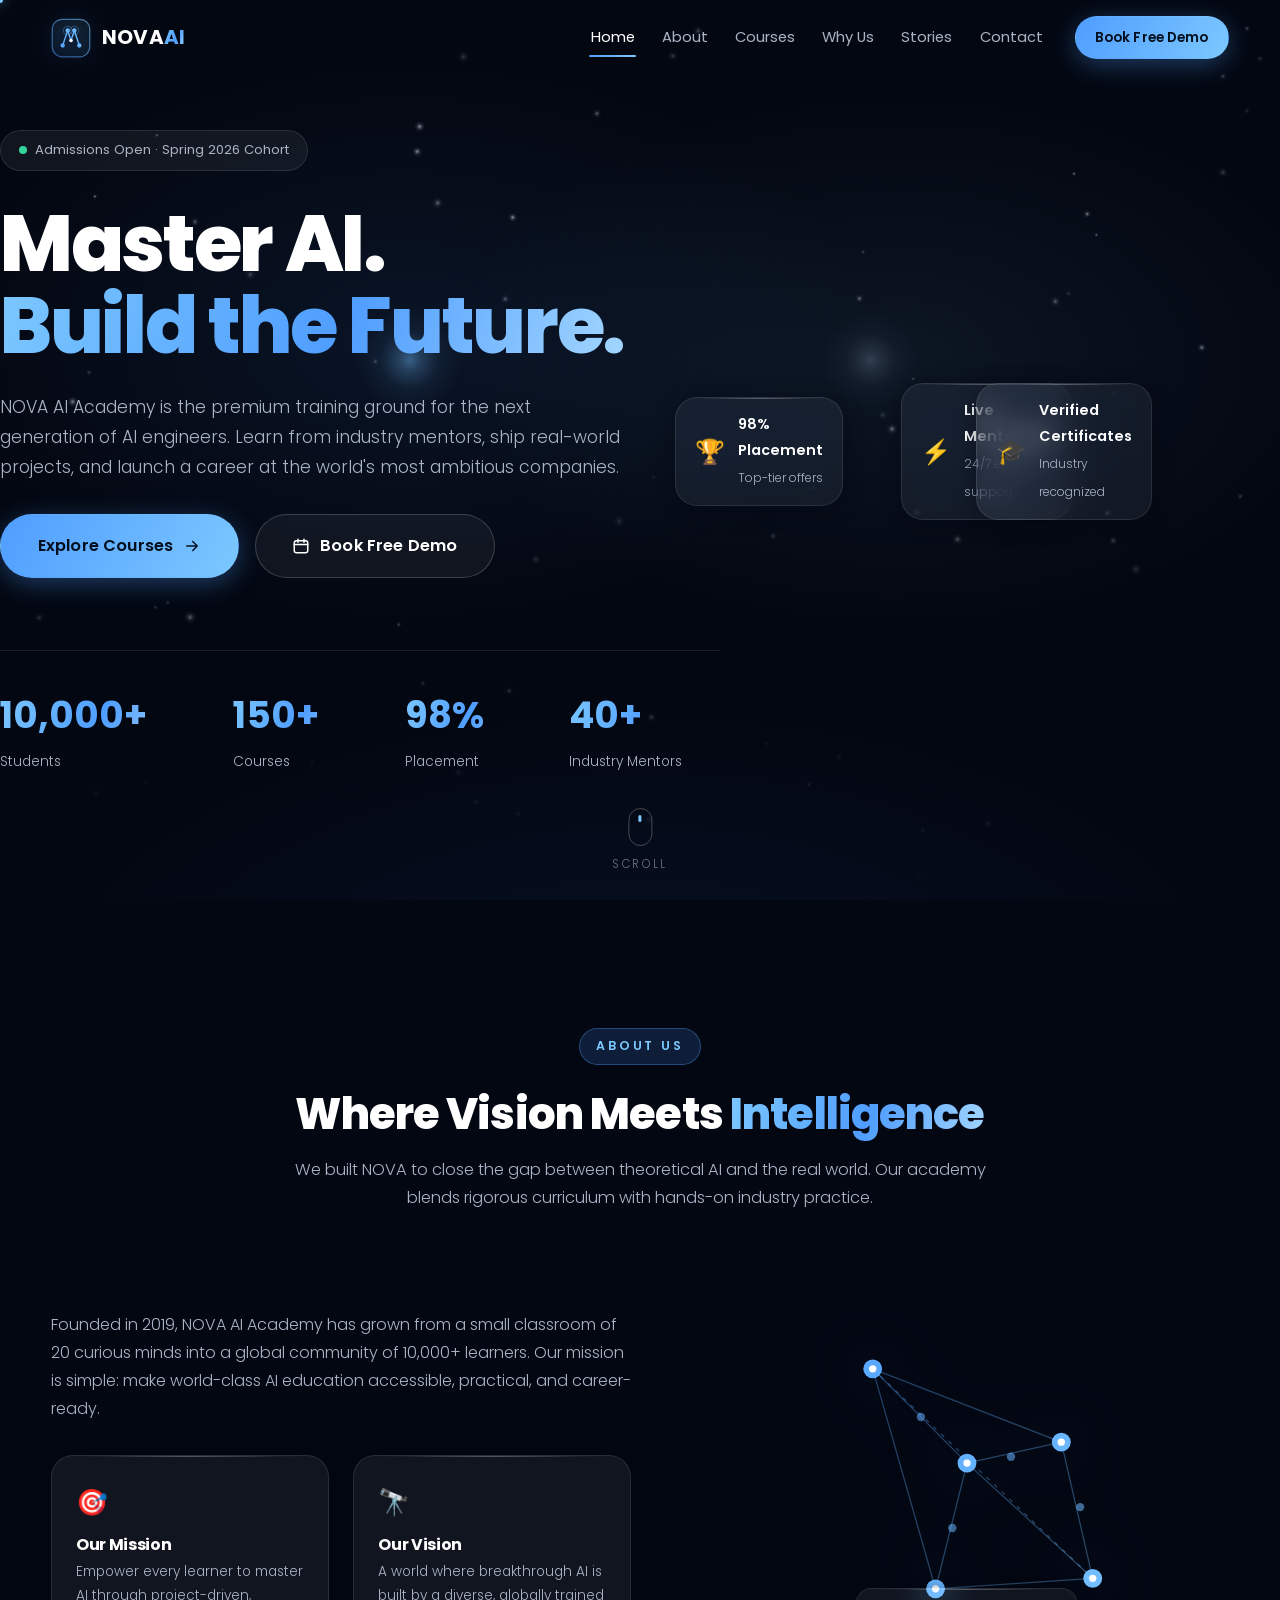
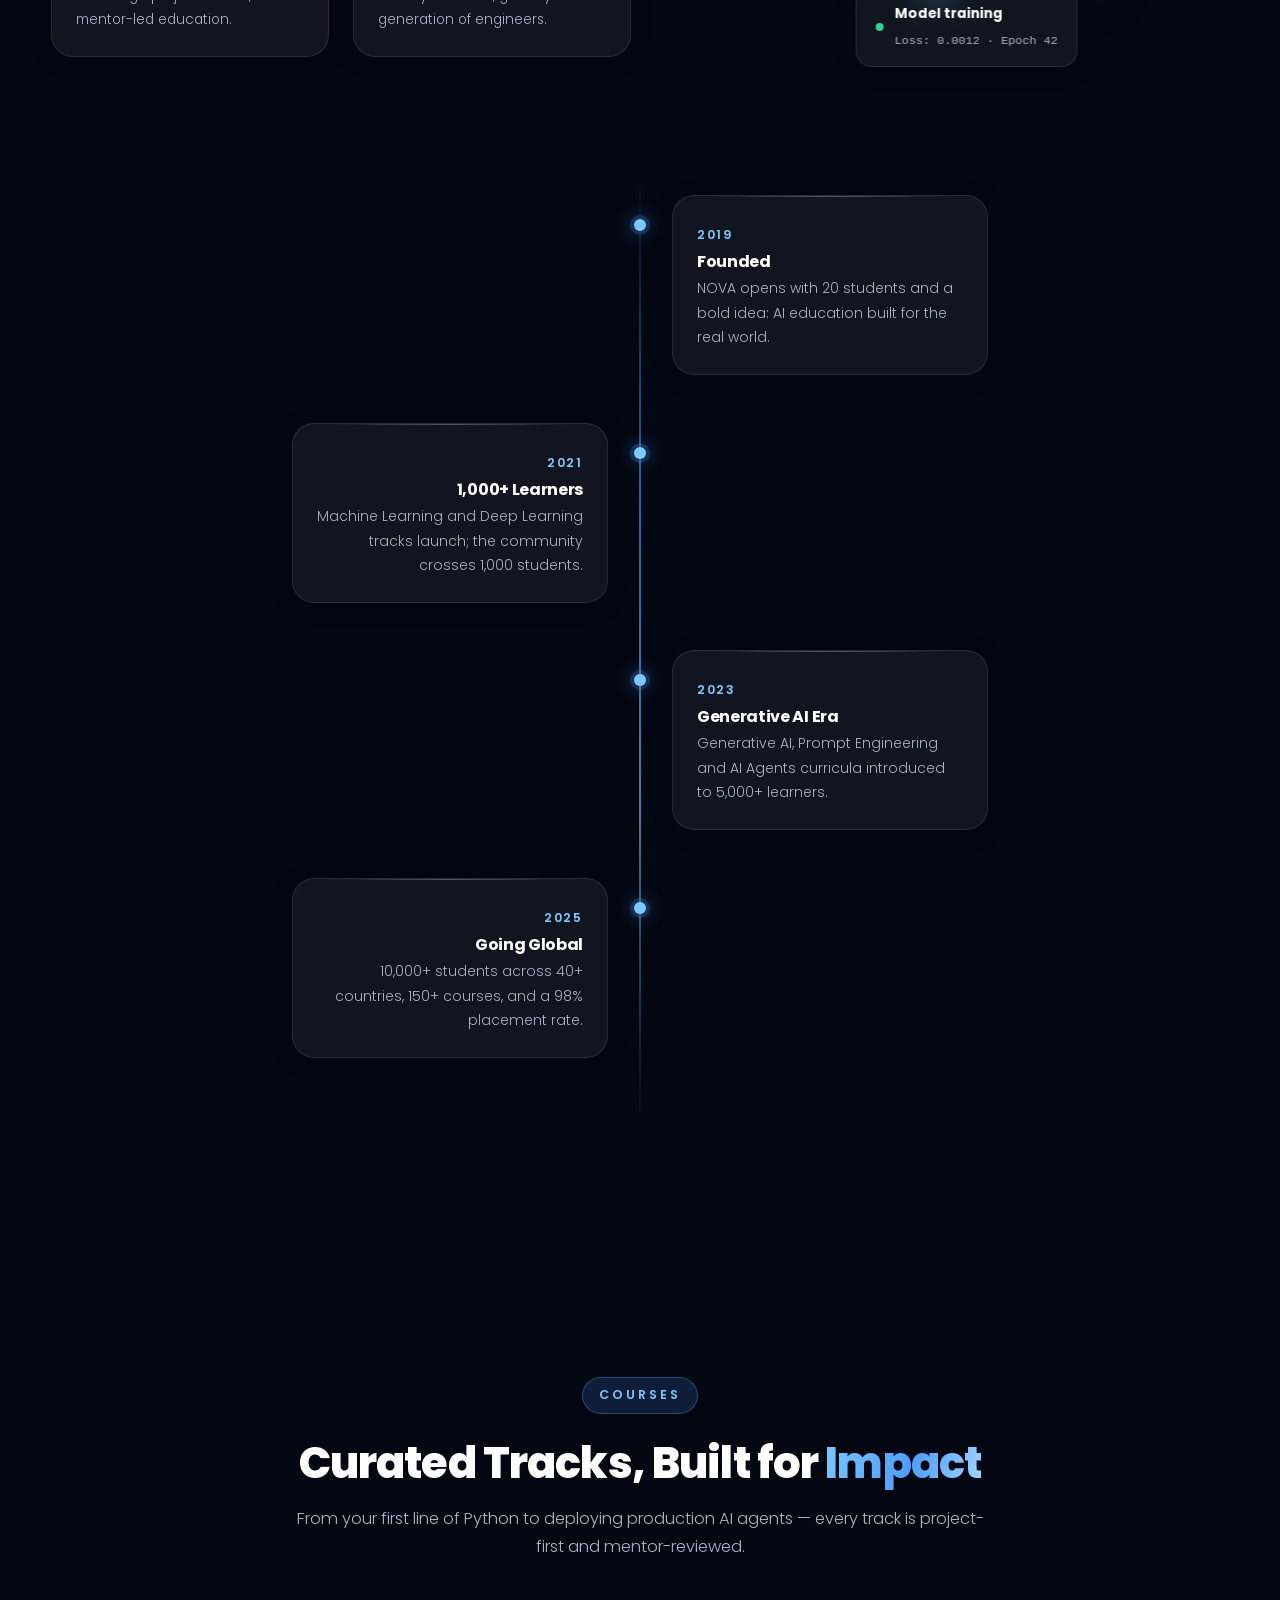
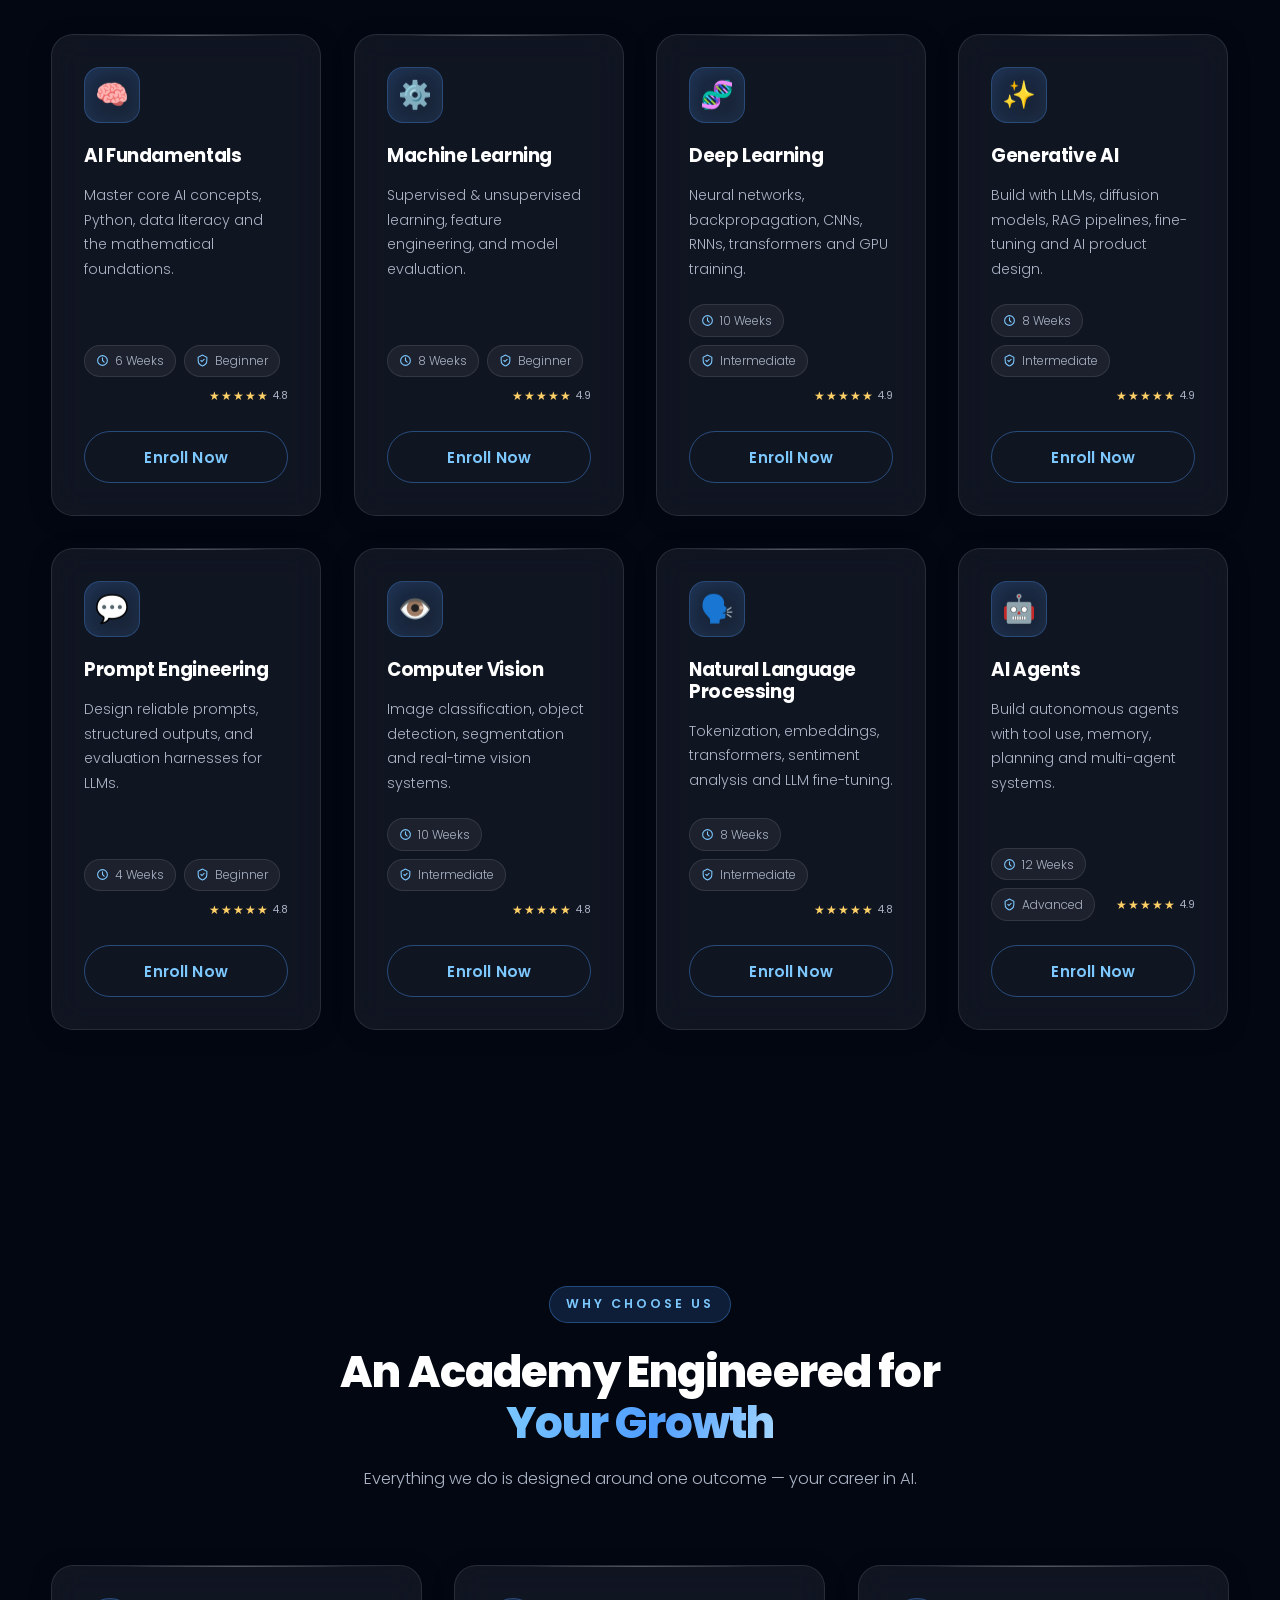
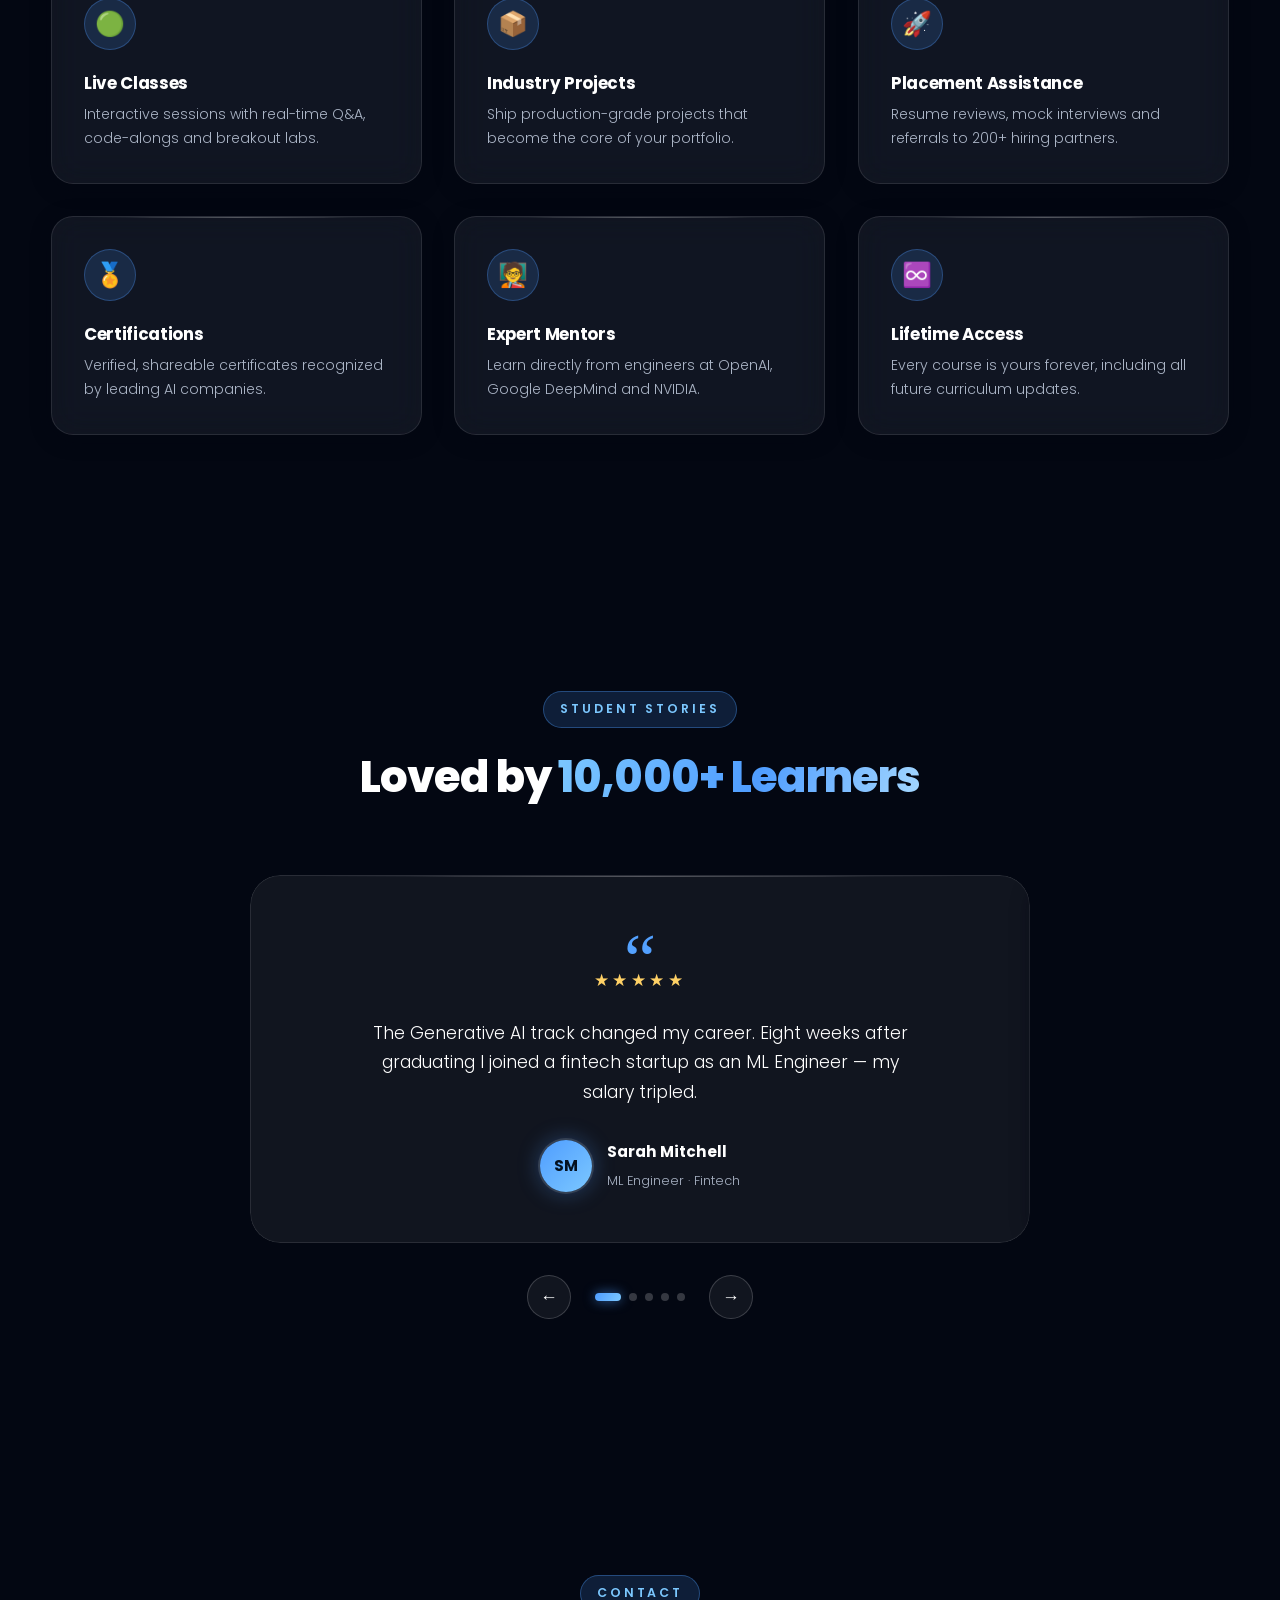
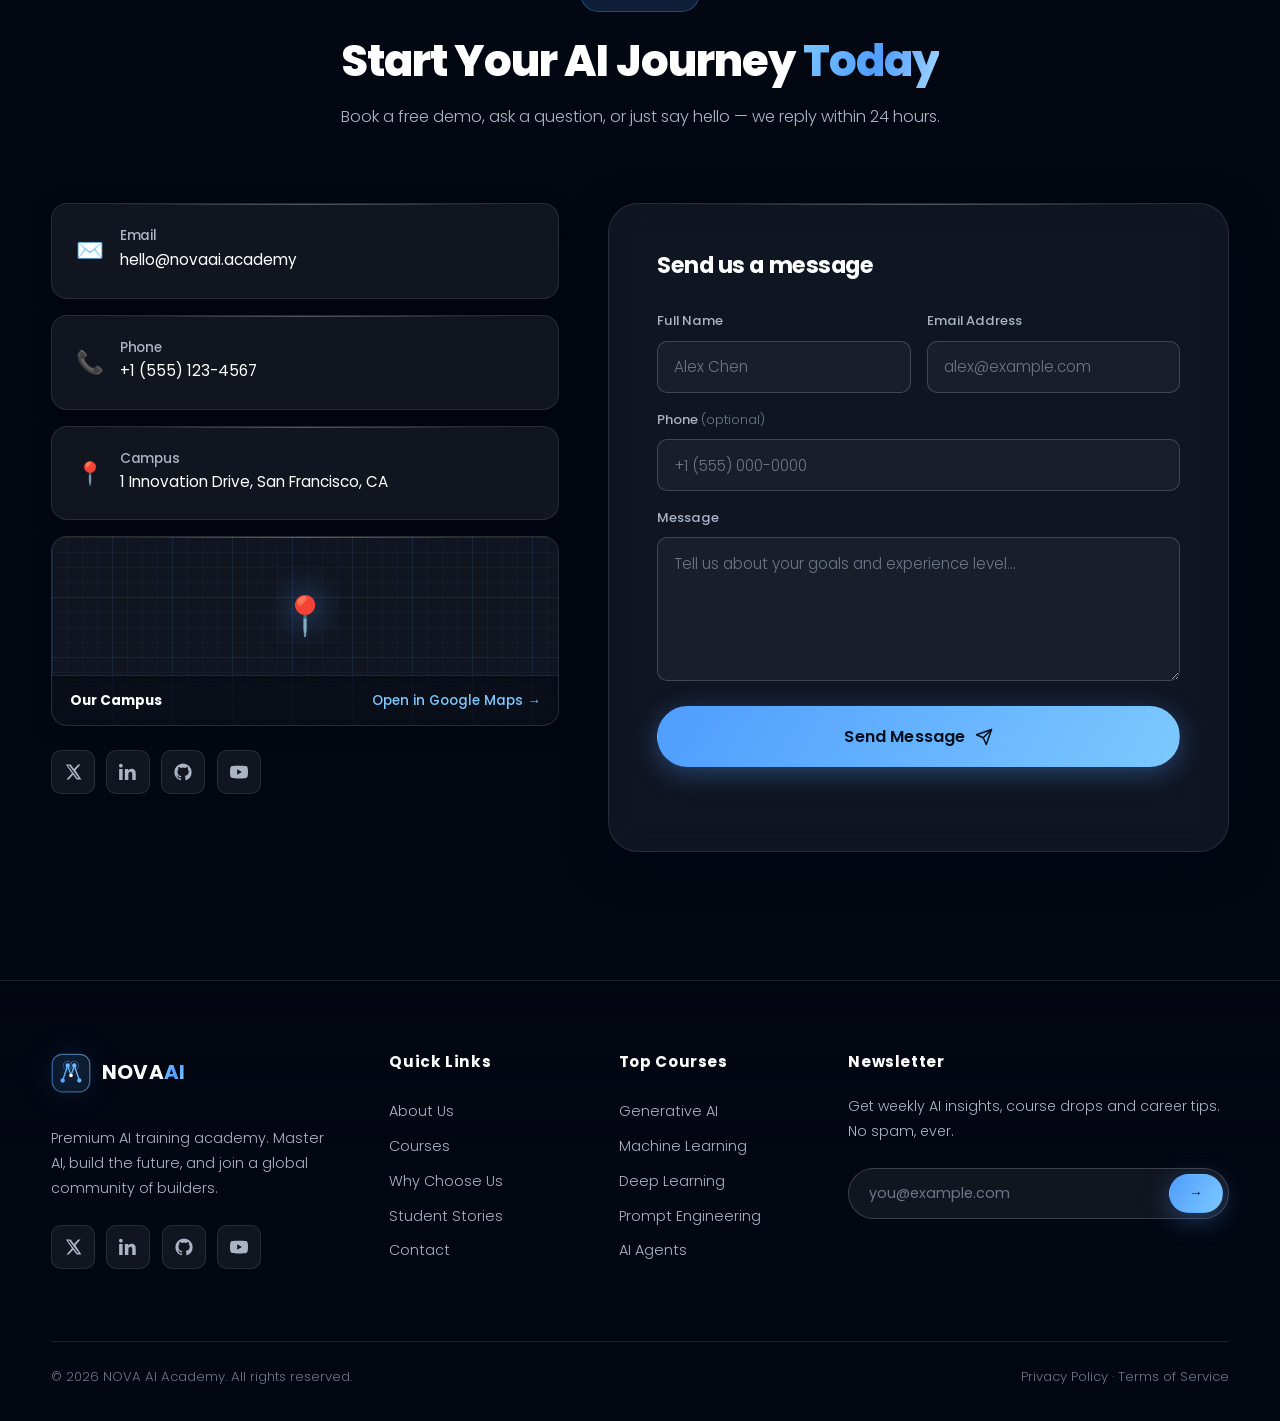
<file: index.html>
<!DOCTYPE html>
<html lang="en">
<head>
  <meta charset="UTF-8" />
  <meta name="viewport" content="width=device-width, initial-scale=1.0" />
  <title>NOVA AI Academy — Master AI. Build the Future.</title>
  <meta name="description" content="NOVA AI Academy is a premium AI training academy offering courses in Machine Learning, Deep Learning, Generative AI, Prompt Engineering, Computer Vision, NLP and AI Agents. Learn from industry mentors and get placed at top companies." />
  <meta name="keywords" content="AI academy, machine learning course, deep learning, generative AI, prompt engineering, computer vision, NLP, AI agents, online AI training" />
  <meta name="theme-color" content="#030712" />
  <meta property="og:title" content="NOVA AI Academy — Master AI. Build the Future." />
  <meta property="og:description" content="Premium AI training academy. 150+ courses, industry mentors, 98% placement rate." />
  <meta property="og:type" content="website" />
  <meta property="og:image" content="assets/logo.svg" />
  <link rel="icon" type="image/svg+xml" href="assets/logo.svg" />

  <!-- Fonts -->
  <link rel="preconnect" href="https://fonts.googleapis.com" />
  <link rel="preconnect" href="https://fonts.gstatic.com" crossorigin />
  <link href="https://fonts.googleapis.com/css2?family=Poppins:wght@300;400;500;600;700;800&display=swap" rel="stylesheet" />

  <link rel="stylesheet" href="css/style.css" />
</head>
<body>

  <!-- ===================== Background particle universe ===================== -->
  <div class="bg" aria-hidden="true">
    <canvas id="particle-canvas"></canvas>
    <div class="bg-glow"></div>
  </div>

  <a class="skip-link" href="#main">Skip to content</a>

  <!-- Custom cursor -->
  <div class="cursor-dot" aria-hidden="true"></div>
  <div class="cursor-ring" aria-hidden="true"></div>

  <!-- ===================== Navigation ===================== -->
  <header class="nav" id="nav">
    <div class="nav-inner container">
      <a href="#hero" class="brand" aria-label="NOVA AI Academy — home">
        <img src="assets/logo.svg" alt="" width="40" height="40" />
        <span class="brand-name">NOVA<span class="brand-accent">AI</span></span>
      </a>

      <nav class="nav-links" id="nav-links" aria-label="Primary">
        <a href="#hero" class="nav-link is-active">Home</a>
        <a href="#about" class="nav-link">About</a>
        <a href="#courses" class="nav-link">Courses</a>
        <a href="#why" class="nav-link">Why Us</a>
        <a href="#testimonials" class="nav-link">Stories</a>
        <a href="#contact" class="nav-link">Contact</a>
        <a href="#contact" class="btn btn-sm btn-primary nav-cta">Book Free Demo</a>
      </nav>

      <button class="nav-toggle" id="nav-toggle" aria-label="Toggle menu" aria-expanded="false" aria-controls="nav-links">
        <span class="bar"></span>
        <span class="bar"></span>
        <span class="bar"></span>
      </button>
    </div>
  </header>

  <main id="main">

    <!-- ===================== Hero ===================== -->
    <section class="hero section" id="hero">
      <div class="container hero-inner">
        <div class="hero-content reveal">
          <span class="hero-badge">
            <span class="pulse-dot"></span>
            Admissions Open · Spring 2026 Cohort
          </span>
          <h1 class="hero-title">
            Master AI.<br />
            <span class="gradient-text">Build the Future.</span>
          </h1>
          <p class="hero-subtitle">
            NOVA AI Academy is the premium training ground for the next generation of
            AI engineers. Learn from industry mentors, ship real-world projects, and
            launch a career at the world's most ambitious companies.
          </p>
          <div class="hero-actions">
            <a href="#courses" class="btn btn-primary btn-lg magnetic">
              Explore Courses
              <svg viewBox="0 0 24 24" fill="none" stroke="currentColor" stroke-width="2" stroke-linecap="round" stroke-linejoin="round" aria-hidden="true"><path d="M5 12h14M13 6l6 6-6 6"/></svg>
            </a>
            <a href="#contact" class="btn btn-ghost btn-lg magnetic">
              <svg viewBox="0 0 24 24" fill="none" stroke="currentColor" stroke-width="2" stroke-linecap="round" stroke-linejoin="round" aria-hidden="true"><rect x="3" y="5" width="18" height="16" rx="3"/><path d="M8 3v4M16 3v4M3 10h18"/></svg>
              Book Free Demo
            </a>
          </div>

          <!-- Animated statistics -->
          <div class="hero-stats" role="list">
            <div class="stat reveal" role="listitem">
              <span class="stat-value" data-count="10000" data-suffix="+">0</span>
              <span class="stat-label">Students</span>
            </div>
            <div class="stat reveal" role="listitem">
              <span class="stat-value" data-count="150" data-suffix="+">0</span>
              <span class="stat-label">Courses</span>
            </div>
            <div class="stat reveal" role="listitem">
              <span class="stat-value" data-count="98" data-suffix="%">0</span>
              <span class="stat-label">Placement</span>
            </div>
            <div class="stat reveal" role="listitem">
              <span class="stat-value" data-count="40" data-suffix="+">0</span>
              <span class="stat-label">Industry Mentors</span>
            </div>
          </div>
        </div>
      </div>

      <!-- Floating glass cards -->
      <div class="float-card float-card-1 glass" aria-hidden="true">
        <span class="fc-icon">🏆</span>
        <div>
          <strong>98% Placement</strong>
          <small>Top-tier offers</small>
        </div>
      </div>
      <div class="float-card float-card-2 glass" aria-hidden="true">
        <span class="fc-icon">⚡</span>
        <div>
          <strong>Live Mentorship</strong>
          <small>24/7 expert support</small>
        </div>
      </div>
      <div class="float-card float-card-3 glass" aria-hidden="true">
        <span class="fc-icon">🎓</span>
        <div>
          <strong>Verified Certificates</strong>
          <small>Industry recognized</small>
        </div>
      </div>

      <a href="#about" class="scroll-hint" aria-label="Scroll to About section">
        <span class="mouse"><span class="wheel"></span></span>
        <span class="scroll-hint-text">Scroll</span>
      </a>
    </section>

    <!-- ===================== About ===================== -->
    <section class="about section" id="about">
      <div class="container">
        <div class="section-head reveal">
          <span class="section-eyebrow">About Us</span>
          <h2 class="section-title">Where Vision Meets <span class="gradient-text">Intelligence</span></h2>
          <p class="section-subtitle">
            We built NOVA to close the gap between theoretical AI and the real world.
            Our academy blends rigorous curriculum with hands-on industry practice.
          </p>
        </div>

        <div class="about-grid">
          <div class="about-copy reveal">
            <p>
              Founded in 2019, NOVA AI Academy has grown from a small classroom of 20
              curious minds into a global community of 10,000+ learners. Our mission is
              simple: make world-class AI education accessible, practical, and
              career-ready.
            </p>
            <div class="about-cards">
              <div class="mini-card glass">
                <span class="mini-card-icon">🎯</span>
                <h3>Our Mission</h3>
                <p>Empower every learner to master AI through project-driven, mentor-led education.</p>
              </div>
              <div class="mini-card glass">
                <span class="mini-card-icon">🔭</span>
                <h3>Our Vision</h3>
                <p>A world where breakthrough AI is built by a diverse, globally trained generation of engineers.</p>
              </div>
            </div>
          </div>

          <!-- Neural network illustration -->
          <div class="about-art reveal" aria-hidden="true">
            <svg viewBox="0 0 420 380" fill="none" class="neural-art">
              <defs>
                <linearGradient id="artg" x1="0" y1="0" x2="420" y2="380" gradientUnits="userSpaceOnUse">
                  <stop offset="0" stop-color="#4F9DFF"/><stop offset="1" stop-color="#7CC8FF"/>
                </linearGradient>
              </defs>
              <g stroke="url(#artg)" stroke-opacity="0.35" stroke-width="1.2">
                <line x1="120" y1="80" x2="210" y2="170"/><line x1="120" y1="80" x2="300" y2="150"/>
                <line x1="120" y1="80" x2="180" y2="290"/><line x1="210" y1="170" x2="300" y2="150"/>
                <line x1="210" y1="170" x2="180" y2="290"/><line x1="210" y1="170" x2="330" y2="280"/>
                <line x1="300" y1="150" x2="330" y2="280"/><line x1="180" y1="290" x2="330" y2="280"/>
                <line x1="120" y1="80" x2="330" y2="280" stroke-dasharray="4 6"/>
              </g>
              <g fill="url(#artg)">
                <circle cx="120" cy="80" r="9"/><circle cx="210" cy="170" r="9"/>
                <circle cx="300" cy="150" r="9"/><circle cx="180" cy="290" r="9"/>
                <circle cx="330" cy="280" r="9"/>
              </g>
              <g fill="#fff">
                <circle cx="210" cy="170" r="3.5"/><circle cx="120" cy="80" r="3.5"/>
                <circle cx="300" cy="150" r="3.5"/><circle cx="180" cy="290" r="3.5"/><circle cx="330" cy="280" r="3.5"/>
              </g>
              <g fill="url(#artg)" fill-opacity="0.55">
                <circle cx="166" cy="126" r="4"/><circle cx="252" cy="164" r="4"/>
                <circle cx="196" cy="232" r="4"/><circle cx="318" cy="212" r="4"/>
              </g>
            </svg>
            <div class="art-chip glass">
              <span class="pulse-dot"></span>
              <div><strong>Model training</strong><small>Loss: 0.0012 · Epoch 42</small></div>
            </div>
          </div>
        </div>

        <!-- Animated timeline -->
        <div class="timeline reveal">
          <div class="timeline-line"></div>
          <div class="timeline-item reveal">
            <span class="timeline-dot"></span>
            <div class="timeline-card glass"><span class="timeline-year">2019</span>
              <h3>Founded</h3><p>NOVA opens with 20 students and a bold idea: AI education built for the real world.</p></div>
          </div>
          <div class="timeline-item reveal">
            <span class="timeline-dot"></span>
            <div class="timeline-card glass"><span class="timeline-year">2021</span>
              <h3>1,000+ Learners</h3><p>Machine Learning and Deep Learning tracks launch; the community crosses 1,000 students.</p></div>
          </div>
          <div class="timeline-item reveal">
            <span class="timeline-dot"></span>
            <div class="timeline-card glass"><span class="timeline-year">2023</span>
              <h3>Generative AI Era</h3><p>Generative AI, Prompt Engineering and AI Agents curricula introduced to 5,000+ learners.</p></div>
          </div>
          <div class="timeline-item reveal">
            <span class="timeline-dot"></span>
            <div class="timeline-card glass"><span class="timeline-year">2025</span>
              <h3>Going Global</h3><p>10,000+ students across 40+ countries, 150+ courses, and a 98% placement rate.</p></div>
          </div>
        </div>
      </div>
    </section>

    <!-- ===================== Courses ===================== -->
    <section class="courses section" id="courses">
      <div class="container">
        <div class="section-head reveal">
          <span class="section-eyebrow">Courses</span>
          <h2 class="section-title">Curated Tracks, Built for <span class="gradient-text">Impact</span></h2>
          <p class="section-subtitle">
            From your first line of Python to deploying production AI agents — every
            track is project-first and mentor-reviewed.
          </p>
        </div>

        <div class="courses-grid">

          <article class="course-card glass reveal">
            <div class="course-icon">🧠</div>
            <h3 class="course-title">AI Fundamentals</h3>
            <p class="course-desc">Master core AI concepts, Python, data literacy and the mathematical foundations.</p>
            <div class="course-meta">
              <span class="chip"><svg viewBox="0 0 24 24" fill="none" stroke="currentColor" stroke-width="2" stroke-linecap="round" aria-hidden="true"><circle cx="12" cy="12" r="9"/><path d="M12 7v5l3 3"/></svg>6 Weeks</span>
              <span class="chip"><svg viewBox="0 0 24 24" fill="none" stroke="currentColor" stroke-width="2" stroke-linecap="round" aria-hidden="true"><path d="M12 2 4 6v6c0 5 3.5 8.5 8 10 4.5-1.5 8-5 8-10V6l-8-4z"/><path d="m9 12 2 2 4-4"/></svg>Beginner</span>
              <span class="rating" aria-label="Rated 4.8 out of 5">★★★★★ <small>4.8</small></span>
            </div>
            <button class="btn btn-outline btn-block enroll-btn" data-course="AI Fundamentals">Enroll Now</button>
          </article>

          <article class="course-card glass reveal">
            <div class="course-icon">⚙️</div>
            <h3 class="course-title">Machine Learning</h3>
            <p class="course-desc">Supervised &amp; unsupervised learning, feature engineering, and model evaluation.</p>
            <div class="course-meta">
              <span class="chip"><svg viewBox="0 0 24 24" fill="none" stroke="currentColor" stroke-width="2" stroke-linecap="round" aria-hidden="true"><circle cx="12" cy="12" r="9"/><path d="M12 7v5l3 3"/></svg>8 Weeks</span>
              <span class="chip"><svg viewBox="0 0 24 24" fill="none" stroke="currentColor" stroke-width="2" stroke-linecap="round" aria-hidden="true"><path d="M12 2 4 6v6c0 5 3.5 8.5 8 10 4.5-1.5 8-5 8-10V6l-8-4z"/><path d="m9 12 2 2 4-4"/></svg>Beginner</span>
              <span class="rating" aria-label="Rated 4.9 out of 5">★★★★★ <small>4.9</small></span>
            </div>
            <button class="btn btn-outline btn-block enroll-btn" data-course="Machine Learning">Enroll Now</button>
          </article>

          <article class="course-card glass reveal">
            <div class="course-icon">🧬</div>
            <h3 class="course-title">Deep Learning</h3>
            <p class="course-desc">Neural networks, backpropagation, CNNs, RNNs, transformers and GPU training.</p>
            <div class="course-meta">
              <span class="chip"><svg viewBox="0 0 24 24" fill="none" stroke="currentColor" stroke-width="2" stroke-linecap="round" aria-hidden="true"><circle cx="12" cy="12" r="9"/><path d="M12 7v5l3 3"/></svg>10 Weeks</span>
              <span class="chip"><svg viewBox="0 0 24 24" fill="none" stroke="currentColor" stroke-width="2" stroke-linecap="round" aria-hidden="true"><path d="M12 2 4 6v6c0 5 3.5 8.5 8 10 4.5-1.5 8-5 8-10V6l-8-4z"/><path d="m9 12 2 2 4-4"/></svg>Intermediate</span>
              <span class="rating" aria-label="Rated 4.9 out of 5">★★★★★ <small>4.9</small></span>
            </div>
            <button class="btn btn-outline btn-block enroll-btn" data-course="Deep Learning">Enroll Now</button>
          </article>

          <article class="course-card glass reveal">
            <div class="course-icon">✨</div>
            <h3 class="course-title">Generative AI</h3>
            <p class="course-desc">Build with LLMs, diffusion models, RAG pipelines, fine-tuning and AI product design.</p>
            <div class="course-meta">
              <span class="chip"><svg viewBox="0 0 24 24" fill="none" stroke="currentColor" stroke-width="2" stroke-linecap="round" aria-hidden="true"><circle cx="12" cy="12" r="9"/><path d="M12 7v5l3 3"/></svg>8 Weeks</span>
              <span class="chip"><svg viewBox="0 0 24 24" fill="none" stroke="currentColor" stroke-width="2" stroke-linecap="round" aria-hidden="true"><path d="M12 2 4 6v6c0 5 3.5 8.5 8 10 4.5-1.5 8-5 8-10V6l-8-4z"/><path d="m9 12 2 2 4-4"/></svg>Intermediate</span>
              <span class="rating" aria-label="Rated 4.9 out of 5">★★★★★ <small>4.9</small></span>
            </div>
            <button class="btn btn-outline btn-block enroll-btn" data-course="Generative AI">Enroll Now</button>
          </article>

          <article class="course-card glass reveal">
            <div class="course-icon">💬</div>
            <h3 class="course-title">Prompt Engineering</h3>
            <p class="course-desc">Design reliable prompts, structured outputs, and evaluation harnesses for LLMs.</p>
            <div class="course-meta">
              <span class="chip"><svg viewBox="0 0 24 24" fill="none" stroke="currentColor" stroke-width="2" stroke-linecap="round" aria-hidden="true"><circle cx="12" cy="12" r="9"/><path d="M12 7v5l3 3"/></svg>4 Weeks</span>
              <span class="chip"><svg viewBox="0 0 24 24" fill="none" stroke="currentColor" stroke-width="2" stroke-linecap="round" aria-hidden="true"><path d="M12 2 4 6v6c0 5 3.5 8.5 8 10 4.5-1.5 8-5 8-10V6l-8-4z"/><path d="m9 12 2 2 4-4"/></svg>Beginner</span>
              <span class="rating" aria-label="Rated 4.8 out of 5">★★★★★ <small>4.8</small></span>
            </div>
            <button class="btn btn-outline btn-block enroll-btn" data-course="Prompt Engineering">Enroll Now</button>
          </article>

          <article class="course-card glass reveal">
            <div class="course-icon">👁️</div>
            <h3 class="course-title">Computer Vision</h3>
            <p class="course-desc">Image classification, object detection, segmentation and real-time vision systems.</p>
            <div class="course-meta">
              <span class="chip"><svg viewBox="0 0 24 24" fill="none" stroke="currentColor" stroke-width="2" stroke-linecap="round" aria-hidden="true"><circle cx="12" cy="12" r="9"/><path d="M12 7v5l3 3"/></svg>10 Weeks</span>
              <span class="chip"><svg viewBox="0 0 24 24" fill="none" stroke="currentColor" stroke-width="2" stroke-linecap="round" aria-hidden="true"><path d="M12 2 4 6v6c0 5 3.5 8.5 8 10 4.5-1.5 8-5 8-10V6l-8-4z"/><path d="m9 12 2 2 4-4"/></svg>Intermediate</span>
              <span class="rating" aria-label="Rated 4.8 out of 5">★★★★★ <small>4.8</small></span>
            </div>
            <button class="btn btn-outline btn-block enroll-btn" data-course="Computer Vision">Enroll Now</button>
          </article>

          <article class="course-card glass reveal">
            <div class="course-icon">🗣️</div>
            <h3 class="course-title">Natural Language Processing</h3>
            <p class="course-desc">Tokenization, embeddings, transformers, sentiment analysis and LLM fine-tuning.</p>
            <div class="course-meta">
              <span class="chip"><svg viewBox="0 0 24 24" fill="none" stroke="currentColor" stroke-width="2" stroke-linecap="round" aria-hidden="true"><circle cx="12" cy="12" r="9"/><path d="M12 7v5l3 3"/></svg>8 Weeks</span>
              <span class="chip"><svg viewBox="0 0 24 24" fill="none" stroke="currentColor" stroke-width="2" stroke-linecap="round" aria-hidden="true"><path d="M12 2 4 6v6c0 5 3.5 8.5 8 10 4.5-1.5 8-5 8-10V6l-8-4z"/><path d="m9 12 2 2 4-4"/></svg>Intermediate</span>
              <span class="rating" aria-label="Rated 4.8 out of 5">★★★★★ <small>4.8</small></span>
            </div>
            <button class="btn btn-outline btn-block enroll-btn" data-course="Natural Language Processing">Enroll Now</button>
          </article>

          <article class="course-card glass reveal">
            <div class="course-icon">🤖</div>
            <h3 class="course-title">AI Agents</h3>
            <p class="course-desc">Build autonomous agents with tool use, memory, planning and multi-agent systems.</p>
            <div class="course-meta">
              <span class="chip"><svg viewBox="0 0 24 24" fill="none" stroke="currentColor" stroke-width="2" stroke-linecap="round" aria-hidden="true"><circle cx="12" cy="12" r="9"/><path d="M12 7v5l3 3"/></svg>12 Weeks</span>
              <span class="chip"><svg viewBox="0 0 24 24" fill="none" stroke="currentColor" stroke-width="2" stroke-linecap="round" aria-hidden="true"><path d="M12 2 4 6v6c0 5 3.5 8.5 8 10 4.5-1.5 8-5 8-10V6l-8-4z"/><path d="m9 12 2 2 4-4"/></svg>Advanced</span>
              <span class="rating" aria-label="Rated 4.9 out of 5">★★★★★ <small>4.9</small></span>
            </div>
            <button class="btn btn-outline btn-block enroll-btn" data-course="AI Agents">Enroll Now</button>
          </article>

        </div>
      </div>
    </section>

    <!-- ===================== Why Choose Us ===================== -->
    <section class="why section" id="why">
      <div class="container">
        <div class="section-head reveal">
          <span class="section-eyebrow">Why Choose Us</span>
          <h2 class="section-title">An Academy Engineered for <span class="gradient-text">Your Growth</span></h2>
          <p class="section-subtitle">
            Everything we do is designed around one outcome — your career in AI.
          </p>
        </div>

        <div class="why-grid">
          <div class="why-card glass reveal">
            <span class="why-icon">🟢</span>
            <h3>Live Classes</h3>
            <p>Interactive sessions with real-time Q&amp;A, code-alongs and breakout labs.</p>
          </div>
          <div class="why-card glass reveal">
            <span class="why-icon">📦</span>
            <h3>Industry Projects</h3>
            <p>Ship production-grade projects that become the core of your portfolio.</p>
          </div>
          <div class="why-card glass reveal">
            <span class="why-icon">🚀</span>
            <h3>Placement Assistance</h3>
            <p>Resume reviews, mock interviews and referrals to 200+ hiring partners.</p>
          </div>
          <div class="why-card glass reveal">
            <span class="why-icon">🏅</span>
            <h3>Certifications</h3>
            <p>Verified, shareable certificates recognized by leading AI companies.</p>
          </div>
          <div class="why-card glass reveal">
            <span class="why-icon">🧑‍🏫</span>
            <h3>Expert Mentors</h3>
            <p>Learn directly from engineers at OpenAI, Google DeepMind and NVIDIA.</p>
          </div>
          <div class="why-card glass reveal">
            <span class="why-icon">♾️</span>
            <h3>Lifetime Access</h3>
            <p>Every course is yours forever, including all future curriculum updates.</p>
          </div>
        </div>
      </div>
    </section>

    <!-- ===================== Testimonials ===================== -->
    <section class="testimonials section" id="testimonials">
      <div class="container">
        <div class="section-head reveal">
          <span class="section-eyebrow">Student Stories</span>
          <h2 class="section-title">Loved by <span class="gradient-text">10,000+ Learners</span></h2>
        </div>

        <div class="carousel reveal" id="carousel">
          <div class="carousel-viewport" id="carousel-viewport">
            <div class="carousel-track" id="carousel-track">

              <figure class="t-card glass">
                <div class="t-quote">“</div>
                <div class="t-stars" aria-label="5 out of 5 stars">★★★★★</div>
                <blockquote>
                  The Generative AI track changed my career. Eight weeks after graduating
                  I joined a fintech startup as an ML Engineer — my salary tripled.
                </blockquote>
                <figcaption>
                  <span class="avatar" style="--av: linear-gradient(135deg,#4F9DFF,#7CC8FF)">SM</span>
                  <span class="t-person"><strong>Sarah Mitchell</strong><small>ML Engineer · Fintech</small></span>
                </figcaption>
              </figure>

              <figure class="t-card glass">
                <div class="t-quote">“</div>
                <div class="t-stars" aria-label="5 out of 5 stars">★★★★★</div>
                <blockquote>
                  The mentors are world-class. My AI Agents project got me noticed by a
                  robotics lab, and now I lead their perception team.
                </blockquote>
                <figcaption>
                  <span class="avatar" style="--av: linear-gradient(135deg,#7CC8FF,#4F9DFF)">RK</span>
                  <span class="t-person"><strong>Rahul Kapoor</strong><small>Computer Vision Lead · Robotics</small></span>
                </figcaption>
              </figure>

              <figure class="t-card glass">
                <div class="t-quote">“</div>
                <div class="t-stars" aria-label="5 out of 5 stars">★★★★★</div>
                <blockquote>
                  I came from a non-tech background. The AI Fundamentals path was so
                  well structured that I shipped my first model in under a month.
                </blockquote>
                <figcaption>
                  <span class="avatar" style="--av: linear-gradient(135deg,#3B82F6,#22D3EE)">EL</span>
                  <span class="t-person"><strong>Emma Lawson</strong><small>Data Analyst · E-commerce</small></span>
                </figcaption>
              </figure>

              <figure class="t-card glass">
                <div class="t-quote">“</div>
                <div class="t-stars" aria-label="5 out of 5 stars">★★★★★</div>
                <blockquote>
                  Placement assistance was genuinely hands-on — mock interviews every
                  week until I was ready. I signed with a FAANG-adjacent company.
                </blockquote>
                <figcaption>
                  <span class="avatar" style="--av: linear-gradient(135deg,#8B5CF6,#4F9DFF)">DN</span>
                  <span class="t-person"><strong>Diego Navarro</strong><small>Data Scientist · Big Tech</small></span>
                </figcaption>
              </figure>

              <figure class="t-card glass">
                <div class="t-quote">“</div>
                <div class="t-stars" aria-label="5 out of 5 stars">★★★★★</div>
                <blockquote>
                  The lifetime access is real — when new LLM techniques dropped, the
                  course updated and I learned them for free. That's rare.
                </blockquote>
                <figcaption>
                  <span class="avatar" style="--av: linear-gradient(135deg,#F472B6,#7CC8FF)">AO</span>
                  <span class="t-person"><strong>Aisha Okafor</strong><small>AI Product Manager</small></span>
                </figcaption>
              </figure>

            </div>
          </div>

          <div class="carousel-controls">
            <button class="carousel-arrow" id="carousel-prev" aria-label="Previous testimonial">←</button>
            <div class="carousel-dots" id="carousel-dots" role="group" aria-label="Choose testimonial"></div>
            <button class="carousel-arrow" id="carousel-next" aria-label="Next testimonial">→</button>
          </div>
        </div>
      </div>
    </section>

    <!-- ===================== Contact ===================== -->
    <section class="contact section" id="contact">
      <div class="container">
        <div class="section-head reveal">
          <span class="section-eyebrow">Contact</span>
          <h2 class="section-title">Start Your AI Journey <span class="gradient-text">Today</span></h2>
          <p class="section-subtitle">
            Book a free demo, ask a question, or just say hello — we reply within 24 hours.
          </p>
        </div>

        <div class="contact-grid">
          <div class="contact-info reveal">
            <div class="info-card glass">
              <span class="info-icon">✉️</span>
              <div><h3>Email</h3><a href="mailto:hello@novaai.academy">hello@novaai.academy</a></div>
            </div>
            <div class="info-card glass">
              <span class="info-icon">📞</span>
              <div><h3>Phone</h3><a href="tel:+15551234567">+1 (555) 123-4567</a></div>
            </div>
            <div class="info-card glass">
              <span class="info-icon">📍</span>
              <div><h3>Campus</h3><p>1 Innovation Drive, San Francisco, CA</p></div>
            </div>

            <div class="map-card glass">
              <div class="map-grid" aria-hidden="true"></div>
              <span class="map-pin" aria-hidden="true">📍</span>
              <div class="map-overlay">
                <strong>Our Campus</strong>
                <a href="https://maps.google.com/?q=San+Francisco,+CA" target="_blank" rel="noopener noreferrer">Open in Google Maps →</a>
              </div>
            </div>

            <div class="socials" aria-label="Social media">
              <a href="#" class="social-link" aria-label="Twitter / X"><svg viewBox="0 0 24 24" fill="currentColor" aria-hidden="true"><path d="M18.9 2H22l-6.8 7.8L23.2 22h-6.3l-4.9-6.4L6.4 22H3.3l7.3-8.3L2.5 2h6.4l4.4 5.9L18.9 2zm-1.1 18h1.7L7.1 3.8H5.3L17.8 20z"/></svg></a>
              <a href="#" class="social-link" aria-label="LinkedIn"><svg viewBox="0 0 24 24" fill="currentColor" aria-hidden="true"><path d="M4.98 3.5C4.98 4.88 3.87 6 2.5 6S0 4.88 0 3.5 1.12 1 2.5 1s2.48 1.12 2.48 2.5zM.2 8h4.6v14.8H.2V8zm7.6 0h4.4v2h.1c.6-1.2 2.1-2.4 4.4-2.4 4.7 0 5.6 3.1 5.6 7.1v8.1h-4.6v-7.2c0-1.7 0-3.9-2.4-3.9s-2.8 1.9-2.8 3.8v7.3H7.8V8z"/></svg></a>
              <a href="#" class="social-link" aria-label="GitHub"><svg viewBox="0 0 24 24" fill="currentColor" aria-hidden="true"><path d="M12 .5A11.5 11.5 0 0 0 .5 12a11.5 11.5 0 0 0 7.9 10.9c.6.1.8-.2.8-.5v-2c-3.2.7-3.9-1.4-3.9-1.4-.5-1.3-1.3-1.7-1.3-1.7-1-.7.1-.7.1-.7 1.2.1 1.8 1.2 1.8 1.2 1 1.8 2.7 1.3 3.4 1 .1-.8.4-1.3.7-1.6-2.6-.3-5.3-1.3-5.3-5.7 0-1.3.4-2.3 1.2-3.1-.1-.3-.5-1.5.1-3.1 0 0 1-.3 3.2 1.2a11 11 0 0 1 5.8 0C17.3 4.9 18.3 5.2 18.3 5.2c.6 1.6.2 2.8.1 3.1.7.8 1.2 1.8 1.2 3.1 0 4.4-2.7 5.4-5.3 5.7.4.4.8 1.1.8 2.2v3.3c0 .3.2.6.8.5A11.5 11.5 0 0 0 23.5 12 11.5 11.5 0 0 0 12 .5z"/></svg></a>
              <a href="#" class="social-link" aria-label="YouTube"><svg viewBox="0 0 24 24" fill="currentColor" aria-hidden="true"><path d="M23.5 6.2a3 3 0 0 0-2.1-2.1C19.5 3.5 12 3.5 12 3.5s-7.5 0-9.4.6A3 3 0 0 0 .5 6.2 31.2 31.2 0 0 0 0 12a31.2 31.2 0 0 0 .5 5.8 3 3 0 0 0 2.1 2.1c1.9.6 9.4.6 9.4.6s7.5 0 9.4-.6a3 3 0 0 0 2.1-2.1A31.2 31.2 0 0 0 24 12a31.2 31.2 0 0 0-.5-5.8zM9.6 15.6V8.4L15.8 12l-6.2 3.6z"/></svg></a>
            </div>
          </div>

          <form class="contact-form glass reveal" id="contact-form" novalidate>
            <h3>Send us a message</h3>
            <div class="form-row">
              <div class="form-field">
                <label for="cf-name">Full Name</label>
                <input type="text" id="cf-name" name="name" placeholder="Alex Chen" autocomplete="name" required />
              </div>
              <div class="form-field">
                <label for="cf-email">Email Address</label>
                <input type="email" id="cf-email" name="email" placeholder="alex@example.com" autocomplete="email" required />
              </div>
            </div>
            <div class="form-field">
              <label for="cf-phone">Phone <span class="opt">(optional)</span></label>
              <input type="tel" id="cf-phone" name="phone" placeholder="+1 (555) 000-0000" autocomplete="tel" />
            </div>
            <div class="form-field">
              <label for="cf-message">Message</label>
              <textarea id="cf-message" name="message" rows="5" placeholder="Tell us about your goals and experience level..." required></textarea>
            </div>
            <button type="submit" class="btn btn-primary btn-block btn-lg magnetic">
              Send Message
              <svg viewBox="0 0 24 24" fill="none" stroke="currentColor" stroke-width="2" stroke-linecap="round" stroke-linejoin="round" aria-hidden="true"><path d="m22 2-7 20-4-9-9-4 20-7z"/><path d="M22 2 11 13"/></svg>
            </button>
            <p class="form-note" id="form-note" role="status" aria-live="polite"></p>
          </form>
        </div>
      </div>
    </section>

  </main>

  <!-- ===================== Footer ===================== -->
  <footer class="footer">
    <div class="container footer-grid">
      <div class="footer-brand">
        <a href="#hero" class="brand" aria-label="NOVA AI Academy — back to top">
          <img src="assets/logo.svg" alt="" width="40" height="40" />
          <span class="brand-name">NOVA<span class="brand-accent">AI</span></span>
        </a>
        <p>
          Premium AI training academy. Master AI, build the future, and join a global
          community of builders.
        </p>
        <div class="socials" aria-label="Social media">
          <a href="#" class="social-link" aria-label="Twitter / X"><svg viewBox="0 0 24 24" fill="currentColor" aria-hidden="true"><path d="M18.9 2H22l-6.8 7.8L23.2 22h-6.3l-4.9-6.4L6.4 22H3.3l7.3-8.3L2.5 2h6.4l4.4 5.9L18.9 2zm-1.1 18h1.7L7.1 3.8H5.3L17.8 20z"/></svg></a>
          <a href="#" class="social-link" aria-label="LinkedIn"><svg viewBox="0 0 24 24" fill="currentColor" aria-hidden="true"><path d="M4.98 3.5C4.98 4.88 3.87 6 2.5 6S0 4.88 0 3.5 1.12 1 2.5 1s2.48 1.12 2.48 2.5zM.2 8h4.6v14.8H.2V8zm7.6 0h4.4v2h.1c.6-1.2 2.1-2.4 4.4-2.4 4.7 0 5.6 3.1 5.6 7.1v8.1h-4.6v-7.2c0-1.7 0-3.9-2.4-3.9s-2.8 1.9-2.8 3.8v7.3H7.8V8z"/></svg></a>
          <a href="#" class="social-link" aria-label="GitHub"><svg viewBox="0 0 24 24" fill="currentColor" aria-hidden="true"><path d="M12 .5A11.5 11.5 0 0 0 .5 12a11.5 11.5 0 0 0 7.9 10.9c.6.1.8-.2.8-.5v-2c-3.2.7-3.9-1.4-3.9-1.4-.5-1.3-1.3-1.7-1.3-1.7-1-.7.1-.7.1-.7 1.2.1 1.8 1.2 1.8 1.2 1 1.8 2.7 1.3 3.4 1 .1-.8.4-1.3.7-1.6-2.6-.3-5.3-1.3-5.3-5.7 0-1.3.4-2.3 1.2-3.1-.1-.3-.5-1.5.1-3.1 0 0 1-.3 3.2 1.2a11 11 0 0 1 5.8 0C17.3 4.9 18.3 5.2 18.3 5.2c.6 1.6.2 2.8.1 3.1.7.8 1.2 1.8 1.2 3.1 0 4.4-2.7 5.4-5.3 5.7.4.4.8 1.1.8 2.2v3.3c0 .3.2.6.8.5A11.5 11.5 0 0 0 23.5 12 11.5 11.5 0 0 0 12 .5z"/></svg></a>
          <a href="#" class="social-link" aria-label="YouTube"><svg viewBox="0 0 24 24" fill="currentColor" aria-hidden="true"><path d="M23.5 6.2a3 3 0 0 0-2.1-2.1C19.5 3.5 12 3.5 12 3.5s-7.5 0-9.4.6A3 3 0 0 0 .5 6.2 31.2 31.2 0 0 0 0 12a31.2 31.2 0 0 0 .5 5.8 3 3 0 0 0 2.1 2.1c1.9.6 9.4.6 9.4.6s7.5 0 9.4-.6a3 3 0 0 0 2.1-2.1A31.2 31.2 0 0 0 24 12a31.2 31.2 0 0 0-.5-5.8zM9.6 15.6V8.4L15.8 12l-6.2 3.6z"/></svg></a>
        </div>
      </div>

      <nav class="footer-col" aria-label="Quick links">
        <h3>Quick Links</h3>
        <a href="#about">About Us</a>
        <a href="#courses">Courses</a>
        <a href="#why">Why Choose Us</a>
        <a href="#testimonials">Student Stories</a>
        <a href="#contact">Contact</a>
      </nav>

      <nav class="footer-col" aria-label="Courses">
        <h3>Top Courses</h3>
        <a href="#courses">Generative AI</a>
        <a href="#courses">Machine Learning</a>
        <a href="#courses">Deep Learning</a>
        <a href="#courses">Prompt Engineering</a>
        <a href="#courses">AI Agents</a>
      </nav>

      <div class="footer-col footer-news">
        <h3>Newsletter</h3>
        <p>Get weekly AI insights, course drops and career tips. No spam, ever.</p>
        <form class="news-form" id="news-form" novalidate>
          <label class="sr-only" for="news-email">Email address</label>
          <input type="email" id="news-email" placeholder="you@example.com" autocomplete="email" required />
          <button type="submit" class="btn btn-primary btn-sm" aria-label="Subscribe">→</button>
        </form>
      </div>
    </div>

    <div class="footer-bottom container">
      <p>© <span id="year">2026</span> NOVA AI Academy. All rights reserved.</p>
      <p><a href="#">Privacy Policy</a> · <a href="#">Terms of Service</a></p>
    </div>
  </footer>

  <button class="back-to-top" id="back-to-top" aria-label="Back to top">↑</button>
  <div class="toast-container" id="toast-container" aria-live="polite"></div>

  <script src="js/particles.js"></script>
  <script src="js/main.js"></script>
</body>
</html>
</file>
<file: css/style.css>
/* ==========================================================================
   NOVA AI ACADEMY — style.css
   Premium glassmorphism design system · dark theme · Poppins
   Sections:
   01. Variables         05. Buttons            09. Courses       13. Contact
   02. Reset & base      06. Navbar             10. Why           14. Footer
   03. Background        07. Hero               11. Testimonials  15. Utilities
   04. Cursor            08. About & timeline   12. Carousel      16. Responsive
   ========================================================================== */

/* ==========================================================================
   01. Variables
   ========================================================================== */
:root {
  /* Colors */
  --bg-0: #030712;
  --bg-1: #071126;
  --primary: #4F9DFF;
  --accent: #7CC8FF;
  --primary-soft: rgba(79, 157, 255, 0.16);
  --primary-glow: rgba(79, 157, 255, 0.45);
  --text: #ffffff;
  --text-2: #AAB4C5;
  --text-3: #6b7688;
  --glass: rgba(255, 255, 255, 0.06);
  --glass-strong: rgba(255, 255, 255, 0.09);
  --glass-hover: rgba(255, 255, 255, 0.1);
  --border: rgba(255, 255, 255, 0.1);
  --border-strong: rgba(255, 255, 255, 0.18);

  /* Gradients */
  --grad-primary: linear-gradient(120deg, #4F9DFF, #7CC8FF);
  --grad-text: linear-gradient(110deg, #7CC8FF 0%, #4F9DFF 55%, #a5d8ff 100%);

  /* Spacing scale */
  --space-1: 0.5rem;
  --space-2: 1rem;
  --space-3: 1.5rem;
  --space-4: 2rem;
  --space-5: 3rem;
  --space-6: 4.5rem;
  --space-7: 6rem;
  --space-8: 8rem;

  /* Radius */
  --radius-sm: 10px;
  --radius-md: 16px;
  --radius-lg: 22px;
  --radius-xl: 30px;
  --radius-full: 999px;

  /* Shadows & glows */
  --shadow-sm: 0 4px 20px rgba(2, 6, 18, 0.45);
  --shadow-md: 0 12px 40px rgba(2, 6, 18, 0.55);
  --shadow-lg: 0 24px 70px rgba(2, 6, 18, 0.65);
  --glow-blue: 0 0 0 1px rgba(79, 157, 255, 0.25), 0 0 34px rgba(79, 157, 255, 0.22);

  /* Typography */
  --font: 'Poppins', -apple-system, BlinkMacSystemFont, 'Segoe UI', Roboto, sans-serif;
  --fs-hero: clamp(2.6rem, 6.4vw, 4.9rem);
  --fs-h2: clamp(1.8rem, 3.6vw, 2.7rem);
  --fs-h3: 1.15rem;
  --fs-body: 1rem;
  --fs-small: 0.85rem;
  --lh-body: 1.75;

  /* Motion */
  --ease-out: cubic-bezier(0.22, 1, 0.36, 1);
  --ease-spring: cubic-bezier(0.34, 1.56, 0.64, 1);
  --dur: 0.35s;

  /* Layout */
  --nav-h: 76px;
  --container: 1180px;
}

/* ==========================================================================
   02. Reset & base
   ========================================================================== */
*, *::before, *::after { box-sizing: border-box; margin: 0; padding: 0; }

html {
  scroll-behavior: smooth;
  scroll-padding-top: calc(var(--nav-h) + 16px);
  -webkit-text-size-adjust: 100%;
}

body {
  font-family: var(--font);
  font-size: var(--fs-body);
  font-weight: 300;
  line-height: var(--lh-body);
  color: var(--text);
  background: var(--bg-0);
  overflow-x: hidden;
  min-height: 100vh;
  -webkit-font-smoothing: antialiased;
}

img, svg, canvas { display: block; max-width: 100%; }
button { font-family: inherit; cursor: pointer; }
a { color: inherit; text-decoration: none; }
input, textarea { font-family: inherit; }

h1, h2, h3, h4 { font-weight: 700; line-height: 1.18; letter-spacing: -0.02em; }

::selection { background: rgba(79, 157, 255, 0.4); color: #fff; }

:focus-visible {
  outline: 2px solid var(--accent);
  outline-offset: 3px;
  border-radius: 4px;
}

/* Custom scrollbar */
::-webkit-scrollbar { width: 10px; }
::-webkit-scrollbar-track { background: var(--bg-0); }
::-webkit-scrollbar-thumb {
  background: linear-gradient(180deg, rgba(79,157,255,.5), rgba(124,200,255,.25));
  border-radius: var(--radius-full);
  border: 2px solid var(--bg-0);
}

.container { width: min(var(--container), 92%); margin-inline: auto; }

.section { position: relative; padding: var(--space-8) 0; scroll-margin-top: var(--nav-h); }

.sr-only {
  position: absolute; width: 1px; height: 1px;
  padding: 0; margin: -1px; overflow: hidden;
  clip: rect(0 0 0 0); white-space: nowrap; border: 0;
}

.skip-link {
  position: fixed; top: -100px; left: 16px; z-index: 200;
  padding: 12px 20px; border-radius: var(--radius-sm);
  background: var(--primary); color: #fff; font-weight: 600;
  transition: top 0.3s var(--ease-out);
}
.skip-link:focus { top: 16px; }

/* ==========================================================================
   03. Background — particle universe
   ========================================================================== */
.bg {
  position: fixed;
  inset: 0;
  z-index: 0;
  background: var(--bg-0);
  pointer-events: none;
}

#particle-canvas {
  position: absolute;
  inset: 0;
  width: 100%;
  height: 100%;
}

/* Subtle ambient color wash over the canvas */
.bg-glow {
  position: absolute;
  inset: 0;
  background:
    radial-gradient(52% 44% at 32% 38%, rgba(79, 157, 255, 0.09), transparent 70%),
    radial-gradient(50% 42% at 70% 40%, rgba(124, 200, 255, 0.08), transparent 70%),
    radial-gradient(80% 60% at 50% 115%, rgba(7, 17, 38, 0.9), transparent 60%),
    linear-gradient(180deg, rgba(3, 7, 18, 0.35), rgba(3, 7, 18, 0.55) 60%, var(--bg-0));
}

/* ==========================================================================
   04. Custom cursor
   ========================================================================== */
.cursor-dot, .cursor-ring {
  position: fixed;
  top: 0; left: 0;
  pointer-events: none;
  z-index: 150;
  border-radius: 50%;
  transform: translate(-50%, -50%);
  will-change: transform;
}

.cursor-dot {
  width: 6px; height: 6px;
  background: var(--accent);
  box-shadow: 0 0 12px rgba(124, 200, 255, 0.9);
}

.cursor-ring {
  width: 38px; height: 38px;
  border: 1.5px solid rgba(124, 200, 255, 0.55);
  transition: width 0.25s var(--ease-out), height 0.25s var(--ease-out),
              border-color 0.25s, background-color 0.25s;
}

.cursor-ring.is-hover {
  width: 62px; height: 62px;
  border-color: rgba(124, 200, 255, 0.9);
  background: rgba(79, 157, 255, 0.08);
}

@media (hover: none), (pointer: coarse) {
  .cursor-dot, .cursor-ring { display: none; }
}

/* ==========================================================================
   05. Buttons
   ========================================================================== */
.btn {
  position: relative;
  display: inline-flex;
  align-items: center;
  justify-content: center;
  gap: 0.6rem;
  padding: 0.85rem 1.7rem;
  border-radius: var(--radius-full);
  font-size: 0.95rem;
  font-weight: 600;
  letter-spacing: 0.01em;
  border: 1px solid transparent;
  transition: transform 0.3s var(--ease-out), box-shadow 0.3s, background 0.3s,
              border-color 0.3s, color 0.3s;
  white-space: nowrap;
  overflow: hidden;
  text-align: center;
}
.btn svg { width: 18px; height: 18px; flex-shrink: 0; }

.btn-lg { padding: 1.05rem 2.3rem; font-size: 1.02rem; }
.btn-sm { padding: 0.55rem 1.2rem; font-size: 0.85rem; }
.btn-block { width: 100%; }

/* Shine sweep */
.btn::after {
  content: '';
  position: absolute;
  top: 0; left: -80%;
  width: 50%; height: 100%;
  background: linear-gradient(100deg, transparent, rgba(255, 255, 255, 0.35), transparent);
  transform: skewX(-20deg);
  transition: left 0.6s var(--ease-out);
  pointer-events: none;
}
.btn:hover::after { left: 130%; }

/* Magnetic buttons follow the cursor smoothly without fighting the hover lift. */
.btn.magnetic { transition: transform 0.22s var(--ease-out), box-shadow 0.3s, background 0.3s, border-color 0.3s, color 0.3s; }

.btn-primary {
  background: var(--grad-primary);
  color: #04101f;
  box-shadow: 0 6px 26px rgba(79, 157, 255, 0.35);
}
.btn-primary:hover {
  transform: translateY(-2px);
  box-shadow: 0 10px 36px rgba(79, 157, 255, 0.5);
}

.btn-ghost {
  background: rgba(255, 255, 255, 0.05);
  border-color: var(--border-strong);
  color: var(--text);
  backdrop-filter: blur(8px);
}
.btn-ghost:hover {
  border-color: var(--primary);
  background: var(--primary-soft);
  box-shadow: 0 0 28px rgba(79, 157, 255, 0.25);
  transform: translateY(-2px);
}

.btn-outline {
  background: transparent;
  border-color: rgba(79, 157, 255, 0.4);
  color: var(--accent);
}
.btn-outline:hover {
  background: var(--primary-soft);
  border-color: var(--primary);
  box-shadow: 0 0 26px rgba(79, 157, 255, 0.28);
  color: #fff;
}

/* ==========================================================================
   06. Navbar
   ========================================================================== */
.nav {
  position: fixed;
  top: 0; left: 0; right: 0;
  z-index: 100;
  height: var(--nav-h);
  transition: background 0.4s, box-shadow 0.4s, border-color 0.4s, backdrop-filter 0.4s;
  border-bottom: 1px solid transparent;
}

.nav.is-scrolled {
  background: rgba(3, 7, 18, 0.72);
  backdrop-filter: blur(18px) saturate(1.4);
  -webkit-backdrop-filter: blur(18px) saturate(1.4);
  border-bottom-color: var(--border);
  box-shadow: 0 10px 40px rgba(2, 6, 18, 0.5);
}

.nav-inner {
  height: 100%;
  display: flex;
  align-items: center;
  justify-content: space-between;
  gap: var(--space-3);
}

.brand {
  display: inline-flex;
  align-items: center;
  gap: 0.65rem;
  font-weight: 700;
  letter-spacing: 0.02em;
}
.brand img { width: 40px; height: 40px; filter: drop-shadow(0 0 14px rgba(79, 157, 255, 0.5)); }
.brand-name { font-size: 1.25rem; }
.brand-accent {
  background: var(--grad-text);
  -webkit-background-clip: text;
  background-clip: text;
  color: transparent;
}

.nav-links {
  display: flex;
  align-items: center;
  gap: var(--space-3);
}

.nav-link {
  position: relative;
  font-size: 0.92rem;
  font-weight: 400;
  color: var(--text-2);
  padding: 0.4rem 0.1rem;
  transition: color 0.3s;
}
.nav-link::after {
  content: '';
  position: absolute;
  left: 0; bottom: 0;
  width: 100%; height: 2px;
  border-radius: 2px;
  background: var(--grad-primary);
  transform: scaleX(0);
  transform-origin: left;
  transition: transform 0.35s var(--ease-out);
}
.nav-link:hover, .nav-link.is-active { color: #fff; }
.nav-link:hover::after, .nav-link.is-active::after { transform: scaleX(1); }

.nav-cta { margin-left: 0.4rem; }

.nav-toggle {
  display: none;
  flex-direction: column;
  gap: 5px;
  background: none;
  border: none;
  padding: 10px;
  border-radius: var(--radius-sm);
}
.nav-toggle .bar {
  width: 24px; height: 2px;
  background: var(--text);
  border-radius: 2px;
  transition: transform 0.35s var(--ease-out), opacity 0.3s;
}
.nav-toggle.is-open .bar:nth-child(1) { transform: translateY(7px) rotate(45deg); }
.nav-toggle.is-open .bar:nth-child(2) { opacity: 0; }
.nav-toggle.is-open .bar:nth-child(3) { transform: translateY(-7px) rotate(-45deg); }

/* ==========================================================================
   07. Hero
   ========================================================================== */
.hero {
  min-height: 100vh;
  min-height: 100svh;
  display: flex;
  align-items: center;
  padding-top: var(--nav-h);
  padding-bottom: var(--space-6);
}

.hero-inner { position: relative; z-index: 2; }
.hero-content { max-width: 820px; }

.hero-badge {
  display: inline-flex;
  align-items: center;
  gap: 0.55rem;
  padding: 0.5rem 1.1rem;
  border-radius: var(--radius-full);
  background: var(--glass);
  border: 1px solid var(--border);
  font-size: 0.82rem;
  font-weight: 400;
  color: var(--text-2);
  backdrop-filter: blur(10px);
  margin-bottom: var(--space-4);
}

.pulse-dot {
  width: 8px; height: 8px;
  border-radius: 50%;
  background: #34d399;
  box-shadow: 0 0 0 0 rgba(52, 211, 153, 0.6);
  animation: pulse 2.2s infinite;
}
@keyframes pulse {
  0% { box-shadow: 0 0 0 0 rgba(52, 211, 153, 0.55); }
  70% { box-shadow: 0 0 0 9px rgba(52, 211, 153, 0); }
  100% { box-shadow: 0 0 0 0 rgba(52, 211, 153, 0); }
}

.hero-title {
  font-size: var(--fs-hero);
  font-weight: 800;
  letter-spacing: -0.03em;
  line-height: 1.05;
  margin-bottom: var(--space-3);
}

.gradient-text {
  background: var(--grad-text);
  -webkit-background-clip: text;
  background-clip: text;
  color: transparent;
}

.hero-subtitle {
  max-width: 620px;
  font-size: 1.08rem;
  font-weight: 300;
  color: var(--text-2);
  margin-bottom: var(--space-4);
}

.hero-actions {
  display: flex;
  flex-wrap: wrap;
  gap: var(--space-2);
  margin-bottom: var(--space-6);
}

/* Stats */
.hero-stats {
  display: grid;
  grid-template-columns: repeat(4, auto);
  gap: var(--space-5);
  padding-top: var(--space-4);
  border-top: 1px solid var(--border);
  max-width: 720px;
}

.stat { display: flex; flex-direction: column; gap: 0.15rem; }

.stat-value {
  font-size: clamp(1.6rem, 3vw, 2.3rem);
  font-weight: 700;
  background: var(--grad-text);
  -webkit-background-clip: text;
  background-clip: text;
  color: transparent;
  font-variant-numeric: tabular-nums;
}

.stat-label { font-size: 0.85rem; color: var(--text-2); font-weight: 300; }

/* Floating glass cards */
.float-card {
  position: absolute;
  z-index: 2;
  display: flex;
  align-items: center;
  gap: 0.8rem;
  padding: 0.9rem 1.2rem;
  border-radius: var(--radius-md);
  box-shadow: var(--shadow-md);
  backdrop-filter: blur(14px);
  -webkit-backdrop-filter: blur(14px);
  animation: floaty 6.5s ease-in-out infinite;
  will-change: transform;
}
.float-card strong { display: block; font-size: 0.9rem; font-weight: 600; }
.float-card small { color: var(--text-2); font-size: 0.75rem; }
.fc-icon { font-size: 1.5rem; }

.float-card-1 { top: 24%; right: 7%; animation-delay: 0s; }
.float-card-2 { top: 52%; right: 2.5%; animation-delay: 1.4s; }
.float-card-3 { top: 78%; right: 10%; animation-delay: 2.8s; }

/* Parallax offset (--px/--py set by JS) is folded into the float animation. */
@keyframes floaty {
  0%, 100% { transform: translate(var(--px, 0px), var(--py, 0px)) translateY(0) rotate(-1deg); }
  50% { transform: translate(var(--px, 0px), var(--py, 0px)) translateY(-16px) rotate(1.2deg); }
}

/* Scroll hint */
.scroll-hint {
  position: absolute;
  left: 50%;
  bottom: 26px;
  transform: translateX(-50%);
  display: flex;
  flex-direction: column;
  align-items: center;
  gap: 0.5rem;
  color: var(--text-3);
  font-size: 0.72rem;
  letter-spacing: 0.22em;
  text-transform: uppercase;
  z-index: 2;
  transition: color 0.3s;
}
.scroll-hint:hover { color: var(--accent); }

.mouse {
  width: 24px; height: 38px;
  border: 1.5px solid rgba(255, 255, 255, 0.25);
  border-radius: 14px;
  display: flex;
  justify-content: center;
  padding-top: 6px;
}
.wheel {
  width: 3px; height: 7px;
  border-radius: 3px;
  background: var(--accent);
  animation: wheel 1.8s ease-in-out infinite;
}
@keyframes wheel {
  0% { transform: translateY(0); opacity: 1; }
  70% { transform: translateY(10px); opacity: 0; }
  100% { transform: translateY(0); opacity: 0; }
}

/* ==========================================================================
   08. Section heads, glass base, reveal
   ========================================================================== */
.section-head {
  text-align: center;
  max-width: 700px;
  margin: 0 auto var(--space-6);
}

.section-eyebrow {
  display: inline-block;
  font-size: 0.78rem;
  font-weight: 600;
  letter-spacing: 0.24em;
  text-transform: uppercase;
  color: var(--accent);
  padding: 0.4rem 1rem;
  border: 1px solid rgba(79, 157, 255, 0.35);
  border-radius: var(--radius-full);
  background: var(--primary-soft);
  margin-bottom: var(--space-3);
}

.section-title { font-size: var(--fs-h2); font-weight: 800; margin-bottom: var(--space-2); }

.section-subtitle { color: var(--text-2); font-weight: 300; font-size: 1.02rem; }

/* Glass base */
.glass {
  background: var(--glass);
  border: 1px solid var(--border);
  border-radius: var(--radius-lg);
  backdrop-filter: blur(16px) saturate(1.3);
  -webkit-backdrop-filter: blur(16px) saturate(1.3);
  box-shadow: var(--shadow-sm);
  position: relative;
}

/* Glass reflection sheen */
.glass::before {
  content: '';
  position: absolute;
  top: 0; left: 8%; right: 8%;
  height: 1px;
  background: linear-gradient(90deg, transparent, rgba(255, 255, 255, 0.28), transparent);
  border-radius: 50%;
  pointer-events: none;
}

/* Scroll reveal */
.reveal {
  opacity: 0;
  transform: translateY(34px);
  transition: opacity 0.8s var(--ease-out), transform 0.8s var(--ease-out);
  transition-delay: var(--d, 0s);
  will-change: opacity, transform;
}
.reveal.is-visible { opacity: 1; transform: translateY(0); }

/* ==========================================================================
   09. About
   ========================================================================== */
.about-grid {
  display: grid;
  grid-template-columns: 1.05fr 0.95fr;
  gap: var(--space-6);
  align-items: center;
  margin-bottom: var(--space-7);
}

.about-copy > p { color: var(--text-2); margin-bottom: var(--space-4); font-weight: 300; }

.about-cards {
  display: grid;
  grid-template-columns: 1fr 1fr;
  gap: var(--space-3);
}

.mini-card { padding: var(--space-3); transition: transform 0.35s var(--ease-out), box-shadow 0.35s, border-color 0.35s; }
.mini-card:hover {
  transform: translateY(-5px);
  border-color: rgba(79, 157, 255, 0.5);
  box-shadow: var(--glow-blue);
}
.mini-card-icon { font-size: 1.6rem; display: inline-block; margin-bottom: 0.7rem; }
.mini-card h3 { font-size: 1rem; margin-bottom: 0.35rem; }
.mini-card p { font-size: 0.85rem; color: var(--text-2); font-weight: 300; }

/* Neural art */
.about-art { position: relative; display: flex; justify-content: center; }
.neural-art {
  width: min(440px, 100%);
  filter: drop-shadow(0 0 30px rgba(79, 157, 255, 0.25));
}

.art-chip {
  position: absolute;
  bottom: 4%;
  left: 50%;
  transform: translateX(-50%);
  display: flex;
  align-items: center;
  gap: 0.7rem;
  padding: 0.8rem 1.2rem;
  border-radius: var(--radius-md);
  white-space: nowrap;
}
.art-chip strong { display: block; font-size: 0.85rem; }
.art-chip small { color: var(--text-2); font-size: 0.74rem; font-family: ui-monospace, monospace; }

/* Timeline */
.timeline {
  position: relative;
  max-width: 760px;
  margin: 0 auto;
  padding: var(--space-2) 0;
}

.timeline-line {
  position: absolute;
  left: 50%;
  top: 0; bottom: 0;
  width: 2px;
  transform: translateX(-50%);
  background: linear-gradient(180deg, transparent, rgba(79, 157, 255, 0.6), rgba(124, 200, 255, 0.6), transparent);
}

.timeline-item {
  position: relative;
  width: 50%;
  padding: 0 var(--space-4) var(--space-5);
}
.timeline-item:nth-child(odd) { left: 0; text-align: right; }
.timeline-item:nth-child(even) { left: 50%; text-align: left; }

.timeline-dot {
  position: absolute;
  top: 24px;
  width: 12px; height: 12px;
  border-radius: 50%;
  background: var(--accent);
  box-shadow: 0 0 0 4px rgba(79, 157, 255, 0.18), 0 0 18px rgba(79, 157, 255, 0.8);
}
.timeline-item:nth-child(odd) .timeline-dot { right: -6px; }
.timeline-item:nth-child(even) .timeline-dot { left: -6px; }

.timeline-card { padding: var(--space-3); transition: transform 0.35s var(--ease-out), border-color 0.35s; }
.timeline-card:hover { transform: translateY(-4px); border-color: rgba(79, 157, 255, 0.5); }

.timeline-year {
  font-size: 0.78rem;
  font-weight: 600;
  letter-spacing: 0.14em;
  color: var(--accent);
}
.timeline-card h3 { font-size: 1rem; margin: 0.3rem 0; }
.timeline-card p { font-size: 0.87rem; color: var(--text-2); font-weight: 300; }

/* ==========================================================================
   10. Courses
   ========================================================================== */
.courses-grid {
  display: grid;
  grid-template-columns: repeat(4, 1fr);
  gap: var(--space-4);
}

.course-card {
  padding: var(--space-4);
  display: flex;
  flex-direction: column;
  gap: var(--space-2);
  transition: transform 0.4s var(--ease-out), box-shadow 0.4s, border-color 0.4s;
  overflow: hidden;
}
.course-card:hover {
  transform: translateY(-8px);
  border-color: rgba(79, 157, 255, 0.55);
  box-shadow: var(--glow-blue), var(--shadow-md);
  background: var(--glass-hover);
}

.course-icon {
  width: 56px; height: 56px;
  display: grid;
  place-items: center;
  font-size: 1.7rem;
  border-radius: var(--radius-md);
  background: linear-gradient(135deg, var(--primary-soft), rgba(124, 200, 255, 0.08));
  border: 1px solid rgba(79, 157, 255, 0.3);
  box-shadow: inset 0 0 18px rgba(79, 157, 255, 0.12);
  margin-bottom: 0.4rem;
  transition: transform 0.4s var(--ease-spring);
}
.course-card:hover .course-icon { transform: scale(1.1) rotate(-4deg); }

.course-title { font-size: var(--fs-h3); }
.course-desc {
  font-size: 0.88rem;
  color: var(--text-2);
  font-weight: 300;
  flex-grow: 1;
}

.course-meta {
  display: flex;
  flex-wrap: wrap;
  align-items: center;
  gap: 0.5rem;
  margin: 0.4rem 0 var(--space-1);
}

.chip {
  display: inline-flex;
  align-items: center;
  gap: 0.35rem;
  font-size: 0.75rem;
  color: var(--text-2);
  padding: 0.3rem 0.7rem;
  border-radius: var(--radius-full);
  background: rgba(255, 255, 255, 0.05);
  border: 1px solid var(--border);
}
.chip svg { width: 13px; height: 13px; color: var(--accent); }

.rating {
  margin-left: auto;
  color: #ffd166;
  font-size: 0.78rem;
  letter-spacing: 0.08em;
  display: inline-flex;
  align-items: center;
  gap: 0.3rem;
}
.rating small { color: var(--text-2); letter-spacing: 0; font-weight: 400; }

/* ==========================================================================
   11. Why Choose Us
   ========================================================================== */
.why-grid {
  display: grid;
  grid-template-columns: repeat(3, 1fr);
  gap: var(--space-4);
}

.why-card {
  padding: var(--space-4);
  transition: transform 0.4s var(--ease-out), box-shadow 0.4s, border-color 0.4s;
  overflow: hidden;
}
.why-card:hover {
  transform: translateY(-6px);
  border-color: rgba(79, 157, 255, 0.55);
  box-shadow: var(--glow-blue);
}

.why-icon {
  width: 52px; height: 52px;
  display: grid;
  place-items: center;
  font-size: 1.5rem;
  border-radius: var(--radius-full);
  background: var(--primary-soft);
  border: 1px solid rgba(79, 157, 255, 0.3);
  margin-bottom: var(--space-3);
  transition: transform 0.4s var(--ease-spring);
}
.why-card:hover .why-icon { transform: scale(1.12) rotate(6deg); }

.why-card h3 { font-size: 1.05rem; margin-bottom: 0.5rem; }
.why-card p { font-size: 0.88rem; color: var(--text-2); font-weight: 300; }

/* ==========================================================================
   12. Testimonials / Carousel
   ========================================================================== */
.carousel {
  max-width: 780px;
  margin: 0 auto;
  position: relative;
}

.carousel-viewport { overflow: hidden; border-radius: var(--radius-xl); }

.carousel-track {
  display: flex;
  transition: transform 0.65s var(--ease-out);
}

.t-card {
  flex: 0 0 100%;
  min-width: 0;
  padding: var(--space-5);
  text-align: center;
  border-radius: var(--radius-xl);
}

.t-quote {
  font-size: 4.5rem;
  line-height: 1;
  font-family: Georgia, serif;
  background: var(--grad-text);
  -webkit-background-clip: text;
  background-clip: text;
  color: transparent;
  height: 2.6rem;
}

.t-stars { color: #ffd166; font-size: 1.05rem; letter-spacing: 0.2em; margin-bottom: var(--space-3); }

.t-card blockquote {
  font-size: 1.08rem;
  font-weight: 300;
  color: var(--text);
  max-width: 560px;
  margin: 0 auto var(--space-4);
  line-height: 1.7;
}

.t-card figcaption {
  display: flex;
  align-items: center;
  justify-content: center;
  gap: 0.9rem;
}

.avatar {
  width: 52px; height: 52px;
  border-radius: 50%;
  display: grid;
  place-items: center;
  font-weight: 700;
  font-size: 0.95rem;
  color: #04101f;
  background: var(--av, var(--grad-primary));
  box-shadow: 0 0 0 2px rgba(255, 255, 255, 0.12), 0 0 22px rgba(79, 157, 255, 0.35);
}

.t-person { text-align: left; }
.t-person strong { display: block; font-size: 0.95rem; }
.t-person small { color: var(--text-2); font-size: 0.8rem; }

.carousel-controls {
  display: flex;
  align-items: center;
  justify-content: center;
  gap: var(--space-3);
  margin-top: var(--space-4);
}

.carousel-arrow {
  width: 44px; height: 44px;
  border-radius: 50%;
  background: var(--glass);
  border: 1px solid var(--border-strong);
  color: var(--text);
  font-size: 1.1rem;
  display: grid;
  place-items: center;
  transition: border-color 0.3s, background 0.3s, box-shadow 0.3s, transform 0.3s var(--ease-out);
}
.carousel-arrow:hover {
  border-color: var(--primary);
  background: var(--primary-soft);
  box-shadow: 0 0 22px rgba(79, 157, 255, 0.3);
  transform: scale(1.08);
}

.carousel-dots { display: flex; gap: 0.5rem; }

.carousel-dot {
  width: 8px; height: 8px;
  border-radius: var(--radius-full);
  border: none;
  background: rgba(255, 255, 255, 0.2);
  transition: width 0.35s var(--ease-out), background 0.35s;
  padding: 0;
}
.carousel-dot.is-active {
  width: 26px;
  background: var(--grad-primary);
  box-shadow: 0 0 12px rgba(79, 157, 255, 0.6);
}

/* ==========================================================================
   13. Contact
   ========================================================================== */
.contact-grid {
  display: grid;
  grid-template-columns: 0.9fr 1.1fr;
  gap: var(--space-5);
  align-items: start;
}

.contact-info { display: flex; flex-direction: column; gap: var(--space-2); }

.info-card {
  display: flex;
  align-items: center;
  gap: var(--space-2);
  padding: var(--space-3);
  border-radius: var(--radius-md);
  transition: border-color 0.3s, box-shadow 0.3s, transform 0.3s var(--ease-out);
}
.info-card:hover {
  border-color: rgba(79, 157, 255, 0.5);
  box-shadow: var(--glow-blue);
  transform: translateX(4px);
}
.info-icon { font-size: 1.4rem; }
.info-card h3 { font-size: 0.85rem; color: var(--text-2); font-weight: 500; margin-bottom: 0.1rem; }
.info-card a, .info-card p { font-size: 0.95rem; font-weight: 400; transition: color 0.3s; }
.info-card a:hover { color: var(--accent); }

/* Map placeholder */
.map-card {
  position: relative;
  height: 190px;
  border-radius: var(--radius-md);
  overflow: hidden;
}
.map-grid {
  position: absolute;
  inset: 0;
  background-image:
    linear-gradient(rgba(79, 157, 255, 0.08) 1px, transparent 1px),
    linear-gradient(90deg, rgba(79, 157, 255, 0.08) 1px, transparent 1px),
    linear-gradient(rgba(79, 157, 255, 0.05) 1px, transparent 1px),
    linear-gradient(90deg, rgba(79, 157, 255, 0.05) 1px, transparent 1px);
  background-size: 60px 60px, 60px 60px, 15px 15px, 15px 15px;
}
.map-pin {
  position: absolute;
  left: 50%; top: 42%;
  transform: translate(-50%, -50%);
  font-size: 2.4rem;
  filter: drop-shadow(0 0 16px rgba(79, 157, 255, 0.8));
  animation: floaty 3.4s ease-in-out infinite;
}
.map-overlay {
  position: absolute;
  left: 0; right: 0; bottom: 0;
  display: flex;
  align-items: center;
  justify-content: space-between;
  padding: 0.8rem 1.1rem;
  background: rgba(3, 7, 18, 0.72);
  backdrop-filter: blur(8px);
  border-top: 1px solid var(--border);
  font-size: 0.85rem;
}
.map-overlay a { color: var(--accent); font-weight: 500; transition: color 0.3s; }
.map-overlay a:hover { color: #fff; }

/* Socials */
.socials { display: flex; gap: 0.7rem; margin-top: var(--space-1); }

.social-link {
  width: 44px; height: 44px;
  display: grid;
  place-items: center;
  border-radius: var(--radius-sm);
  background: var(--glass);
  border: 1px solid var(--border);
  color: var(--text-2);
  transition: color 0.3s, border-color 0.3s, box-shadow 0.3s, transform 0.3s var(--ease-out);
}
.social-link svg { width: 18px; height: 18px; }
.social-link:hover {
  color: #fff;
  border-color: var(--primary);
  box-shadow: 0 0 18px rgba(79, 157, 255, 0.35);
  transform: translateY(-3px);
}

/* Form */
.contact-form {
  padding: var(--space-5);
  border-radius: var(--radius-xl);
  box-shadow: var(--shadow-md);
}
.contact-form h3 { font-size: 1.4rem; margin-bottom: var(--space-4); }

.form-row {
  display: grid;
  grid-template-columns: 1fr 1fr;
  gap: var(--space-2);
}

.form-field { margin-bottom: var(--space-2); }

.form-field label {
  display: block;
  font-size: 0.82rem;
  font-weight: 500;
  color: var(--text-2);
  margin-bottom: 0.45rem;
}
.form-field .opt { color: var(--text-3); font-weight: 300; }

.form-field input,
.form-field textarea {
  width: 100%;
  padding: 0.85rem 1rem;
  border-radius: var(--radius-sm);
  border: 1px solid var(--border-strong);
  background: rgba(255, 255, 255, 0.04);
  color: var(--text);
  font-size: 0.95rem;
  font-weight: 300;
  transition: border-color 0.3s, box-shadow 0.3s, background 0.3s;
  resize: vertical;
}
.form-field input::placeholder,
.form-field textarea::placeholder { color: var(--text-3); }

.form-field input:focus,
.form-field textarea:focus {
  outline: none;
  border-color: var(--primary);
  background: rgba(79, 157, 255, 0.06);
  box-shadow: 0 0 0 3px rgba(79, 157, 255, 0.15);
}

.form-field input.is-invalid,
.form-field textarea.is-invalid {
  border-color: rgba(248, 113, 113, 0.7);
  box-shadow: 0 0 0 3px rgba(248, 113, 113, 0.12);
}

.form-note {
  margin-top: var(--space-2);
  font-size: 0.88rem;
  color: #34d399;
  min-height: 1.4em;
  text-align: center;
}
.form-note.is-error { color: #f87171; }

/* ==========================================================================
   14. Footer
   ========================================================================== */
.footer {
  position: relative;
  z-index: 1;
  border-top: 1px solid var(--border);
  background: linear-gradient(180deg, rgba(3, 7, 18, 0.55), var(--bg-0) 45%);
  padding-top: var(--space-6);
}

.footer-grid {
  display: grid;
  grid-template-columns: 1.6fr 1fr 1fr 1.3fr;
  gap: var(--space-5);
  padding-bottom: var(--space-6);
}

.footer-brand p {
  color: var(--text-2);
  font-size: 0.9rem;
  font-weight: 300;
  margin: var(--space-3) 0;
  max-width: 320px;
}

.footer-col h3 {
  font-size: 0.95rem;
  margin-bottom: var(--space-3);
  letter-spacing: 0.04em;
}
.footer-col a {
  display: block;
  color: var(--text-2);
  font-size: 0.9rem;
  font-weight: 300;
  padding: 0.3rem 0;
  transition: color 0.3s, transform 0.3s var(--ease-out);
}
.footer-col a:hover { color: var(--accent); transform: translateX(4px); }

.footer-news p { color: var(--text-2); font-size: 0.88rem; font-weight: 300; margin-bottom: var(--space-3); }

.news-form {
  display: flex;
  gap: 0.5rem;
  background: var(--glass);
  border: 1px solid var(--border-strong);
  border-radius: var(--radius-full);
  padding: 0.3rem;
  transition: border-color 0.3s, box-shadow 0.3s;
}
.news-form:focus-within {
  border-color: var(--primary);
  box-shadow: 0 0 18px rgba(79, 157, 255, 0.25);
}
.news-form input {
  flex: 1;
  min-width: 0;
  background: none;
  border: none;
  outline: none;
  color: var(--text);
  font-size: 0.9rem;
  padding: 0.45rem 0.9rem;
}
.news-form input::placeholder { color: var(--text-3); }
.news-form .btn { flex-shrink: 0; }

.footer-bottom {
  display: flex;
  align-items: center;
  justify-content: space-between;
  flex-wrap: wrap;
  gap: var(--space-2);
  padding: var(--space-3) 0 var(--space-4);
  border-top: 1px solid var(--border);
  font-size: 0.82rem;
  color: var(--text-3);
}
.footer-bottom a { transition: color 0.3s; }
.footer-bottom a:hover { color: var(--accent); }

/* ==========================================================================
   15. Utilities — back to top, toasts
   ========================================================================== */
.back-to-top {
  position: fixed;
  right: 22px;
  bottom: 22px;
  z-index: 90;
  width: 48px; height: 48px;
  border-radius: 50%;
  border: 1px solid var(--border-strong);
  background: var(--glass);
  color: var(--text);
  font-size: 1.1rem;
  backdrop-filter: blur(10px);
  opacity: 0;
  visibility: hidden;
  transform: translateY(16px);
  transition: opacity 0.35s, transform 0.35s var(--ease-out), visibility 0.35s,
              border-color 0.3s, box-shadow 0.3s;
}
.back-to-top.is-visible { opacity: 1; visibility: visible; transform: translateY(0); }
.back-to-top:hover {
  border-color: var(--primary);
  box-shadow: 0 0 22px rgba(79, 157, 255, 0.4);
}

.toast-container {
  position: fixed;
  bottom: 26px;
  left: 50%;
  transform: translateX(-50%);
  z-index: 180;
  display: flex;
  flex-direction: column;
  gap: 0.6rem;
  align-items: center;
  pointer-events: none;
}

.toast {
  display: flex;
  align-items: center;
  gap: 0.6rem;
  padding: 0.8rem 1.4rem;
  border-radius: var(--radius-full);
  background: rgba(10, 20, 38, 0.9);
  border: 1px solid rgba(79, 157, 255, 0.45);
  box-shadow: 0 8px 34px rgba(2, 6, 18, 0.6), 0 0 22px rgba(79, 157, 255, 0.25);
  backdrop-filter: blur(12px);
  font-size: 0.9rem;
  font-weight: 400;
  animation: toast-in 0.45s var(--ease-spring);
  pointer-events: auto;
}
.toast.is-leaving { animation: toast-out 0.35s ease forwards; }

@keyframes toast-in {
  from { opacity: 0; transform: translateY(18px) scale(0.92); }
  to { opacity: 1; transform: translateY(0) scale(1); }
}
@keyframes toast-out {
  to { opacity: 0; transform: translateY(12px) scale(0.95); }
}

/* ==========================================================================
   16. Responsive
   ========================================================================== */
@media (max-width: 1100px) {
  .courses-grid { grid-template-columns: repeat(3, 1fr); }
  .float-card-1 { right: 4%; }
  .float-card-3 { right: 6%; }
}

@media (max-width: 960px) {
  .about-grid { grid-template-columns: 1fr; gap: var(--space-5); }
  .why-grid { grid-template-columns: repeat(2, 1fr); }
  .contact-grid { grid-template-columns: 1fr; }
  .footer-grid { grid-template-columns: 1fr 1fr; }
  .float-card { display: none; }
}

@media (max-width: 860px) {
  /* Mobile nav */
  .nav-toggle { display: flex; }

  .nav-links {
    position: fixed;
    top: var(--nav-h);
    right: 0;
    height: calc(100vh - var(--nav-h));
    width: min(320px, 84vw);
    flex-direction: column;
    align-items: flex-start;
    gap: var(--space-2);
    padding: var(--space-4);
    background: rgba(4, 10, 24, 0.9);
    backdrop-filter: blur(22px) saturate(1.4);
    -webkit-backdrop-filter: blur(22px) saturate(1.4);
    border-left: 1px solid var(--border);
    box-shadow: var(--shadow-lg);
    transform: translateX(105%);
    transition: transform 0.45s var(--ease-out);
  }
  .nav-links.is-open { transform: translateX(0); }

  .nav-link { font-size: 1.05rem; padding: 0.7rem 0; }
  .nav-cta { margin: var(--space-3) 0 0; width: 100%; justify-content: center; }
}

@media (max-width: 780px) {
  .hero-stats { grid-template-columns: repeat(2, 1fr); gap: var(--space-4); }
  .courses-grid { grid-template-columns: repeat(2, 1fr); }
  .section { padding: var(--space-6) 0; }

  /* Timeline mobile: single column left-aligned */
  .timeline-line { left: 6px; }
  .timeline-item, .timeline-item:nth-child(odd), .timeline-item:nth-child(even) {
    width: 100%;
    left: 0;
    text-align: left;
    padding-left: 34px;
    padding-right: 0;
  }
  .timeline-item .timeline-dot { left: 0 !important; right: auto !important; }
}

@media (max-width: 560px) {
  .courses-grid { grid-template-columns: 1fr; }
  .why-grid { grid-template-columns: 1fr; }
  .about-cards { grid-template-columns: 1fr; }
  .form-row { grid-template-columns: 1fr; }
  .footer-grid { grid-template-columns: 1fr; }
  .hero-actions { flex-direction: column; align-items: stretch; }
  .hero-actions .btn { width: 100%; }
  .t-card { padding: var(--space-4) var(--space-3); }
  .t-card blockquote { font-size: 0.98rem; }
  .scroll-hint { display: none; }
  .back-to-top { right: 14px; bottom: 14px; }
}

/* ==========================================================================
   17. Reduced motion
   ========================================================================== */
@media (prefers-reduced-motion: reduce) {
  html { scroll-behavior: auto; }
  *, *::before, *::after {
    animation-duration: 0.01ms !important;
    animation-iteration-count: 1 !important;
    transition-duration: 0.01ms !important;
  }
  .reveal { opacity: 1; transform: none; }
  .float-card { animation: none; }
}
</file>
